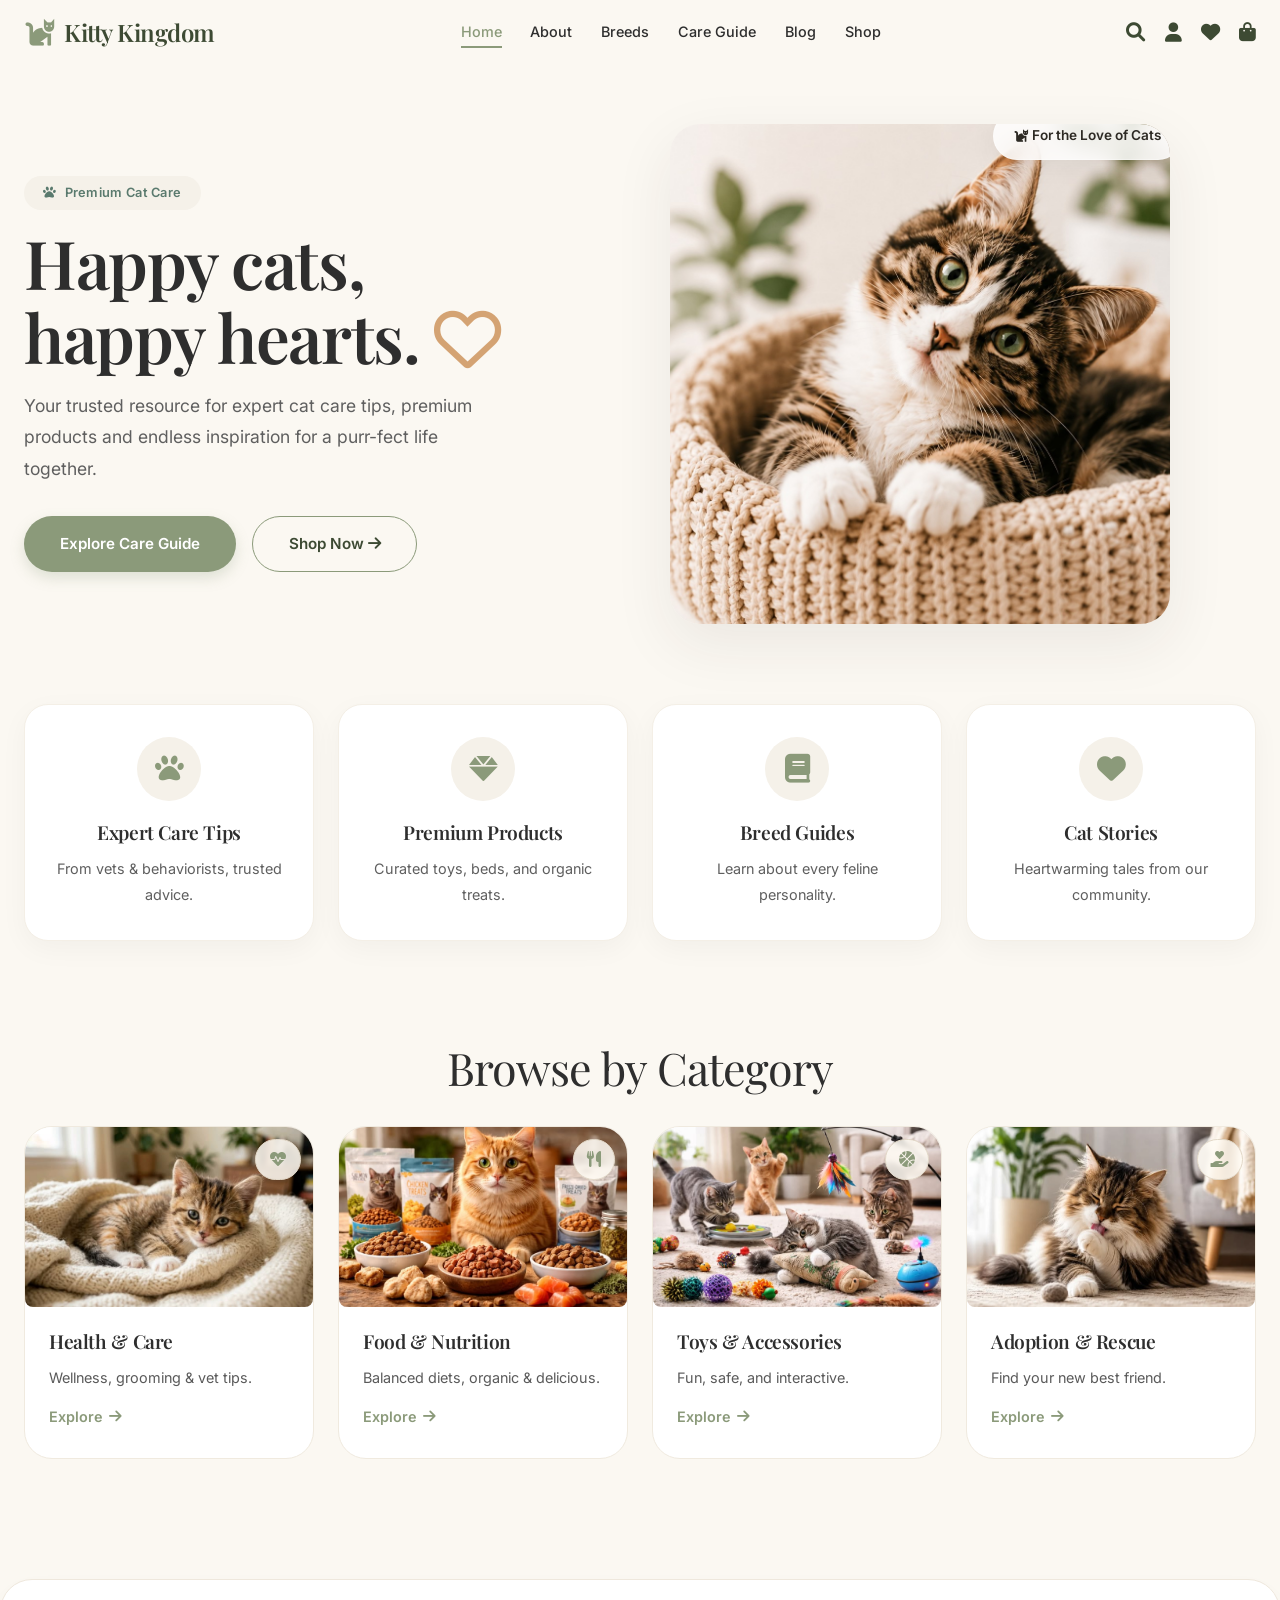
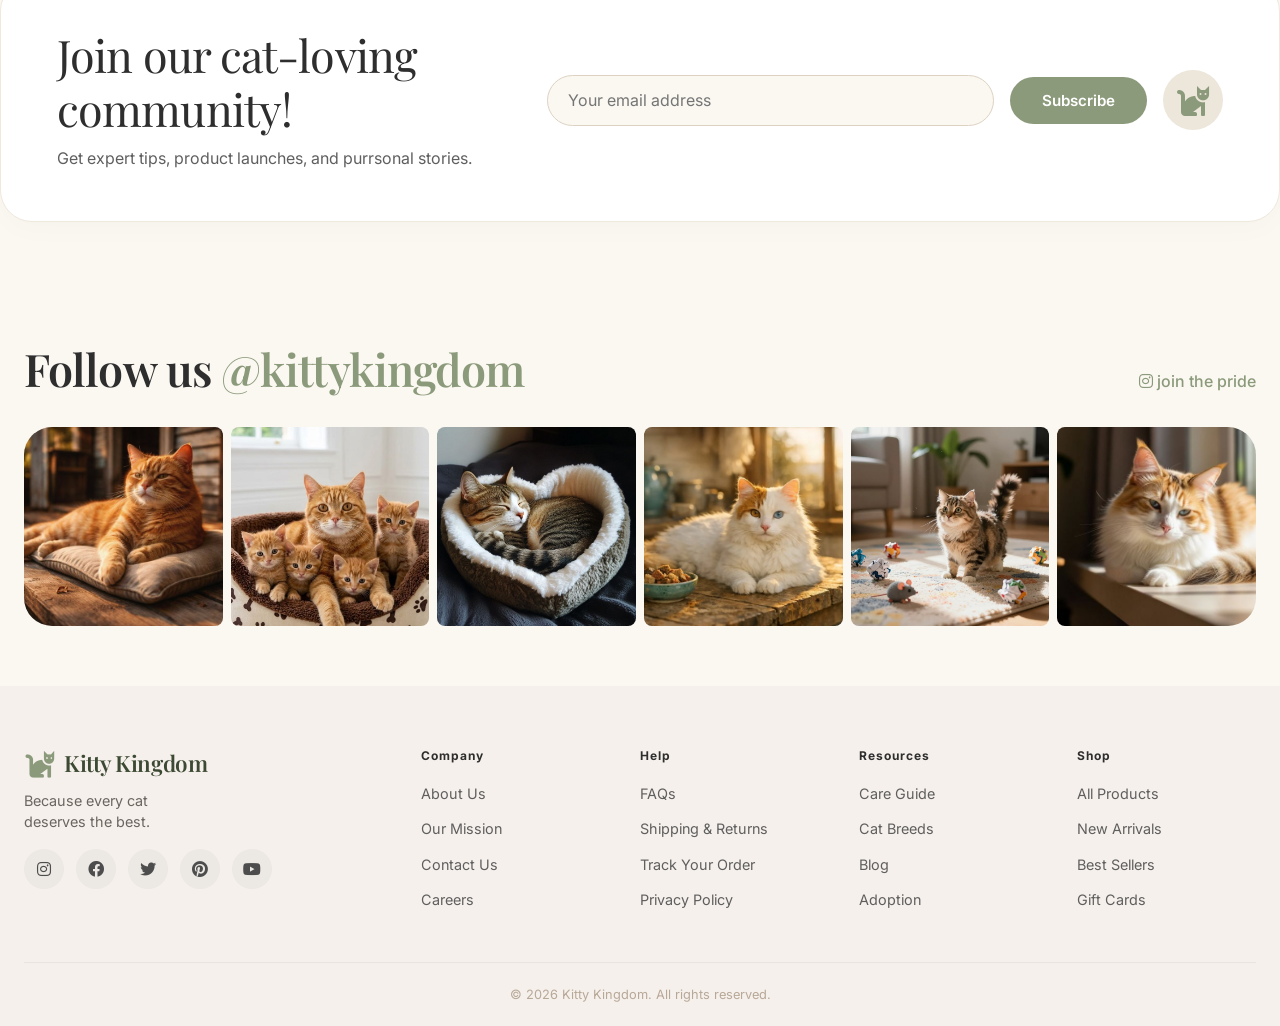
<file: cat/index.html>
<!DOCTYPE html>
<html lang="en">
<head>
    <meta charset="UTF-8" />
    <meta name="viewport" content="width=device-width, initial-scale=1.0" />
    <title>Kitty Kingdom - Home</title>
    <link rel="preconnect" href="https://fonts.googleapis.com" />
    <link rel="preconnect" href="https://fonts.gstatic.com" crossorigin />
    <link href="https://fonts.googleapis.com/css2?family=Playfair+Display:ital,wght@0,400;0,500;0,600;0,700;1,400&family=Inter:wght@300;400;500;600;700&display=swap" rel="stylesheet" />
    <link rel="stylesheet" href="https://cdnjs.cloudflare.com/ajax/libs/font-awesome/6.0.0-beta3/css/all.min.css" />
    <link rel="stylesheet" href="./css/style.css" />
</head>
<body>

    <header class="navbar" id="navbar">
        <div class="container nav-inner">
            <a href="index.html" class="logo">
                <i class="fas fa-cat"></i> 
                <span>Kitty Kingdom</span>
            </a>
            <div class="nav-links">
                <a href="./index.html" class="active">Home</a>
                <a href="./about.html">About</a>
                <a href="./breeds.html">Breeds</a>
                <a href="./careguide.html">Care Guide</a>
                <a href="./blog.html">Blog</a>
                <a href="./shop.html">Shop</a>
            </div>
            <div class="nav-icons">
                <i class="fas fa-search"></i>
                <i class="fas fa-user"></i>
                <i class="fas fa-heart"></i>
                <i class="fas fa-shopping-bag"></i>
                <button class="hamburger" aria-label="menu">
                    <i class="fas fa-bars"></i>
                </button>
            </div>
        </div>
    </header>

    <main>
        <!-- Hero -->
        <section class="hero" id="home">
            <div class="container hero-inner">
                <div class="hero-text">
                    <span class="badge"><i class="fas fa-paw"></i> Premium Cat Care</span>
                    <h1>Happy cats,<br />happy hearts. <i class="fa-regular fa-heart heart-icon"></i></h1>
                    <p>Your trusted resource for expert cat care tips, premium products and endless inspiration for a purr-fect life together.</p>
                    <div class="hero-buttons">
                        <a href="careguide.html" class="btn btn-primary">Explore Care Guide</a>
                        <a href="shop.html" class="btn btn-outline">Shop Now <i class="fas fa-arrow-right"></i></a>
                    </div>
                </div>
                <div class="hero-image">
                    <div class="hero-img-placeholder">
                        <img src="./image/hero.jpeg" alt="Happy cat" />
                        <span class="badge-float"><i class="fas fa-cat"></i> For the Love of Cats</span>
                    </div>
                </div>
            </div>
        </section>

        <!-- Features -->
        <section class="features">
            <div class="container features-grid">
                <div class="feature-card">
                    <div class="feature-icon"><i class="fas fa-paw"></i></div>
                    <h3>Expert Care Tips</h3>
                    <p>From vets &amp; behaviorists, trusted advice.</p>
                </div>
                <div class="feature-card">
                    <div class="feature-icon"><i class="fas fa-gem"></i></div>
                    <h3>Premium Products</h3>
                    <p>Curated toys, beds, and organic treats.</p>
                </div>
                <div class="feature-card">
                    <div class="feature-icon"><i class="fas fa-book"></i></div>
                    <h3>Breed Guides</h3>
                    <p>Learn about every feline personality.</p>
                </div>
                <div class="feature-card">
                    <div class="feature-icon"><i class="fas fa-heart"></i></div>
                    <h3>Cat Stories</h3>
                    <p>Heartwarming tales from our community.</p>
                </div>
            </div>
        </section>

        <!-- Categories -->
        <section class="categories" id="shop">
            <div class="container">
                <h2 class="section-title">Browse by Category</h2>
                <div class="categories-grid">
                    <div class="category-card">
                        <div class="cat-img">
                            <img src="./image/health.jpeg" alt="Health" />
                        </div>
                        <span class="icon-badge"><i class="fas fa-heartbeat"></i></span>
                        <div class="cat-content">
                            <h3>Health &amp; Care</h3>
                            <p>Wellness, grooming &amp; vet tips.</p>
                            <a href="careguide.html">Explore <i class="fas fa-arrow-right"></i></a>
                        </div>
                    </div>
                    <div class="category-card">
                        <div class="cat-img">
                            <img src="./image/food.jpeg" alt="Food" />
                        </div>
                        <span class="icon-badge"><i class="fas fa-utensils"></i></span>
                        <div class="cat-content">
                            <h3>Food &amp; Nutrition</h3>
                            <p>Balanced diets, organic &amp; delicious.</p>
                            <a href="shop.html">Explore <i class="fas fa-arrow-right"></i></a>
                        </div>
                    </div>
                    <div class="category-card">
                        <div class="cat-img">
                            <img src="./image/breeds.jpeg" alt="Toys" />
                        </div>
                        <span class="icon-badge"><i class="fas fa-basketball-ball"></i></span>
                        <div class="cat-content">
                            <h3>Toys &amp; Accessories</h3>
                            <p>Fun, safe, and interactive.</p>
                            <a href="shop.html">Explore <i class="fas fa-arrow-right"></i></a>
                        </div>
                    </div>
                    <div class="category-card">
                        <div class="cat-img">
                            <img src="./image/persian.jpeg" alt="Adoption" />
                        </div>
                        <span class="icon-badge"><i class="fas fa-hand-holding-heart"></i></span>
                        <div class="cat-content">
                            <h3>Adoption &amp; Rescue</h3>
                            <p>Find your new best friend.</p>
                            <a href="about.html">Explore <i class="fas fa-arrow-right"></i></a>
                        </div>
                    </div>
                </div>
            </div>
        </section>

        <!-- Newsletter -->
        <section class="newsletter">
            <div class="container newsletter-card">
                <div class="newsletter-left">
                    <h2>Join our cat-loving<br />community!</h2>
                    <p>Get expert tips, product launches, and purrsonal stories.</p>
                </div>
                <div class="newsletter-right">
                    <div class="input-group">
                        <input type="email" placeholder="Your email address" />
                    </div>
                    <button class="btn btn-subscribe">Subscribe</button>
                    <div class="newsletter-cat">
                        <i class="fas fa-cat"></i>
                    </div>
                </div>
            </div>
        </section>

        <!-- Instagram -->
        <section class="instagram">
            <div class="container">
                <div class="insta-header">
                    <h2>Follow us <span>@kittykingdom</span></h2>
                    <span class="insta-link"><i class="fab fa-instagram"></i> join the pride</span>
                </div>
                <div class="instagram-grid">
                    <div class="ig-item"><img src="./image/The Philosopher of the Porch.jpeg" alt="cat" /></div>
                    <div class="ig-item"><img src="./image/download (12).jpeg" alt="cat" /></div>
                    <div class="ig-item"><img src="./image/download (8).jpeg" alt="cat" /></div>
                    <div class="ig-item"><img src="./image/2.jpeg" alt="cat" /></div>
                    <div class="ig-item"><img src="./image/3 Best Signs Your Cat Needs More Playtime.jpeg" alt="cat" /></div>
                    <div class="ig-item"><img src="./image/7 Cat Breeds With The Best Temperament.jpeg" alt="cat" /></div>
                </div>
            </div>
        </section>
    </main>

    <!-- Footer -->
    <footer class="footer">
        <div class="container">
            <div class="footer-grid">
                <div class="footer-brand">
                    <div class="logo">
                        <i class="fas fa-cat"></i>
                        <span>Kitty Kingdom</span>
                    </div>
                    <p class="footer-tagline">Because every cat<br />deserves the best.</p>
                    <div class="footer-social">
                        <a href="#"><i class="fab fa-instagram"></i></a>
                        <a href="#"><i class="fab fa-facebook"></i></a>
                        <a href="#"><i class="fab fa-twitter"></i></a>
                        <a href="#"><i class="fab fa-pinterest"></i></a>
                        <a href="#"><i class="fab fa-youtube"></i></a>
                    </div>
                </div>
                <div>
                    <h4>Company</h4>
                    <ul>
                        <li><a href="about.html">About Us</a></li>
                        <li><a href="#">Our Mission</a></li>
                        <li><a href="#">Contact Us</a></li>
                        <li><a href="#">Careers</a></li>
                    </ul>
                </div>
                <div>
                    <h4>Help</h4>
                    <ul>
                        <li><a href="#">FAQs</a></li>
                        <li><a href="#">Shipping &amp; Returns</a></li>
                        <li><a href="#">Track Your Order</a></li>
                        <li><a href="#">Privacy Policy</a></li>
                    </ul>
                </div>
                <div>
                    <h4>Resources</h4>
                    <ul>
                        <li><a href="careguide.html">Care Guide</a></li>
                        <li><a href="breeds.html">Cat Breeds</a></li>
                        <li><a href="blog.html">Blog</a></li>
                        <li><a href="#">Adoption</a></li>
                    </ul>
                </div>
                <div>
                    <h4>Shop</h4>
                    <ul>
                        <li><a href="shop.html">All Products</a></li>
                        <li><a href="shop.html">New Arrivals</a></li>
                        <li><a href="shop.html">Best Sellers</a></li>
                        <li><a href="#">Gift Cards</a></li>
                    </ul>
                </div>
            </div>
            <div class="footer-bottom">
                <p>&copy; 2026 Kitty Kingdom. All rights reserved.</p>
            </div>
        </div>
    </footer>

    <script src="./js/script.js"></script>
</body>
</html>
</file>
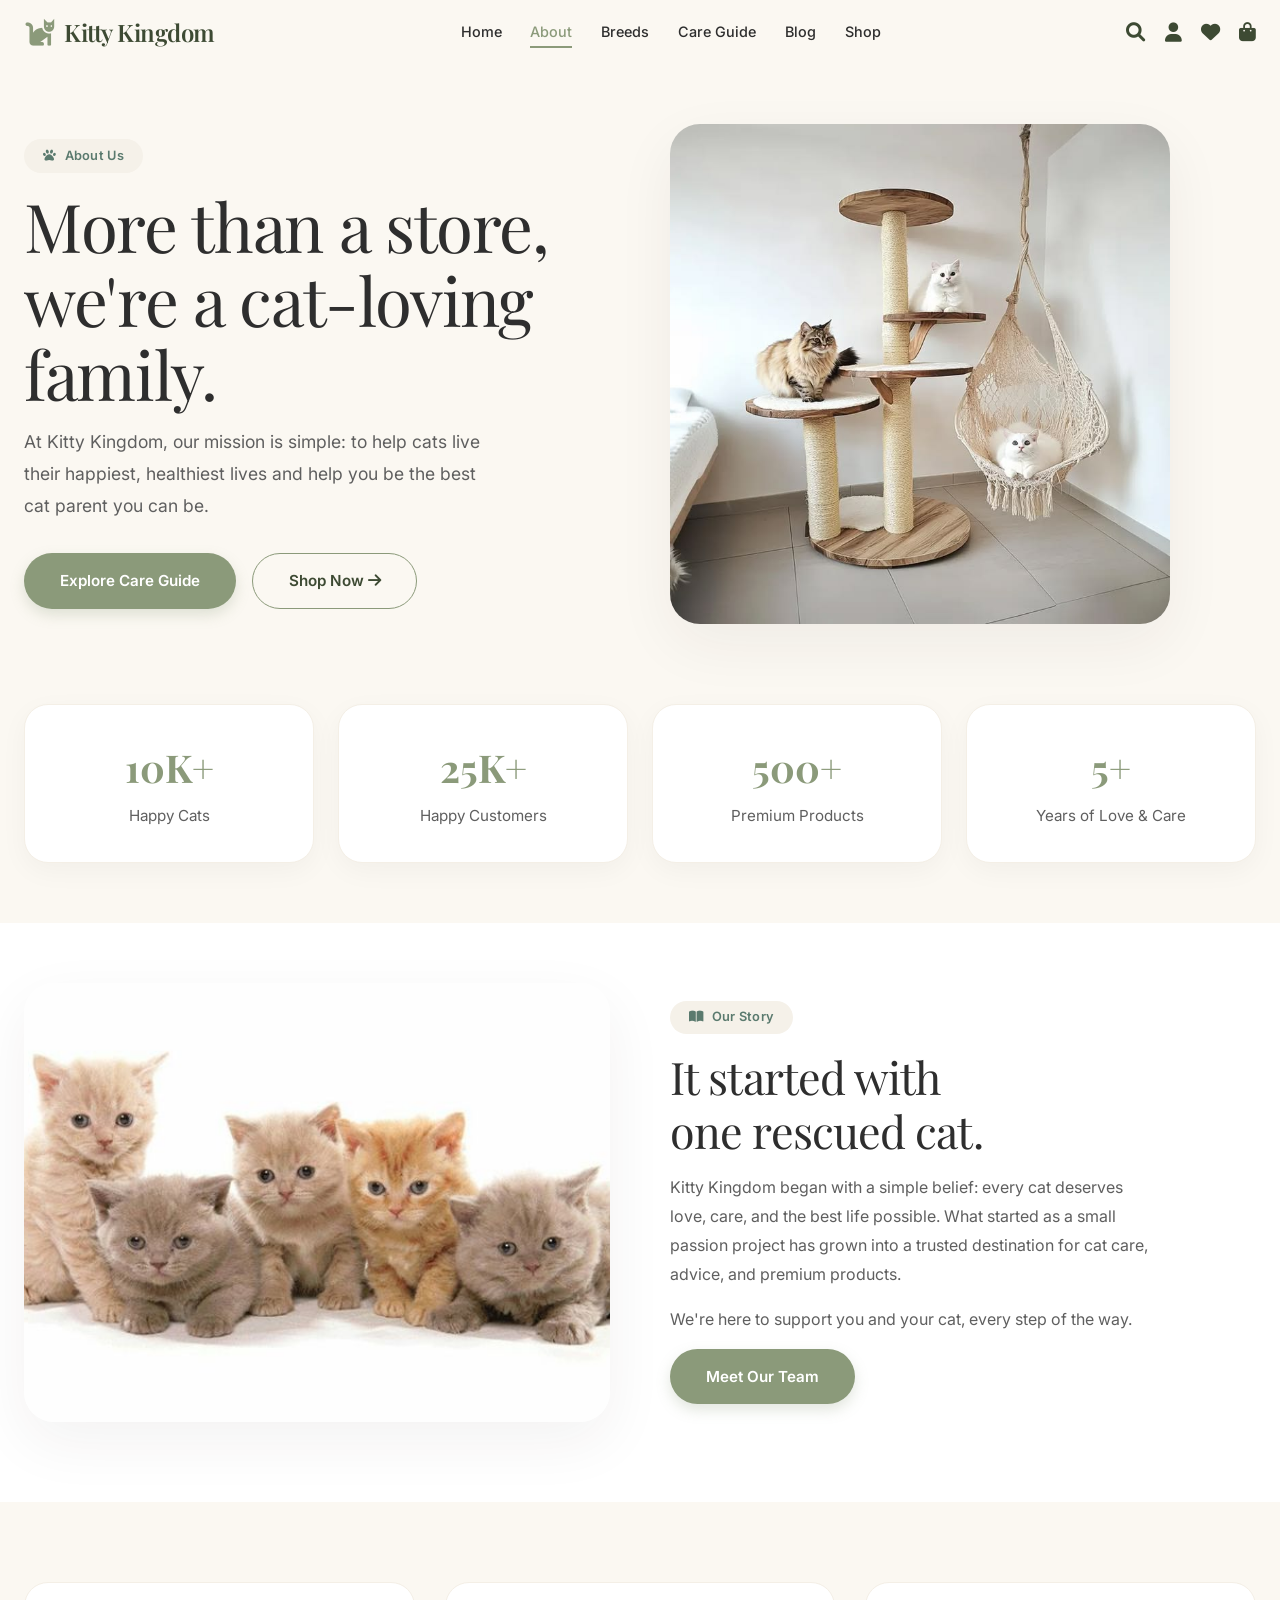
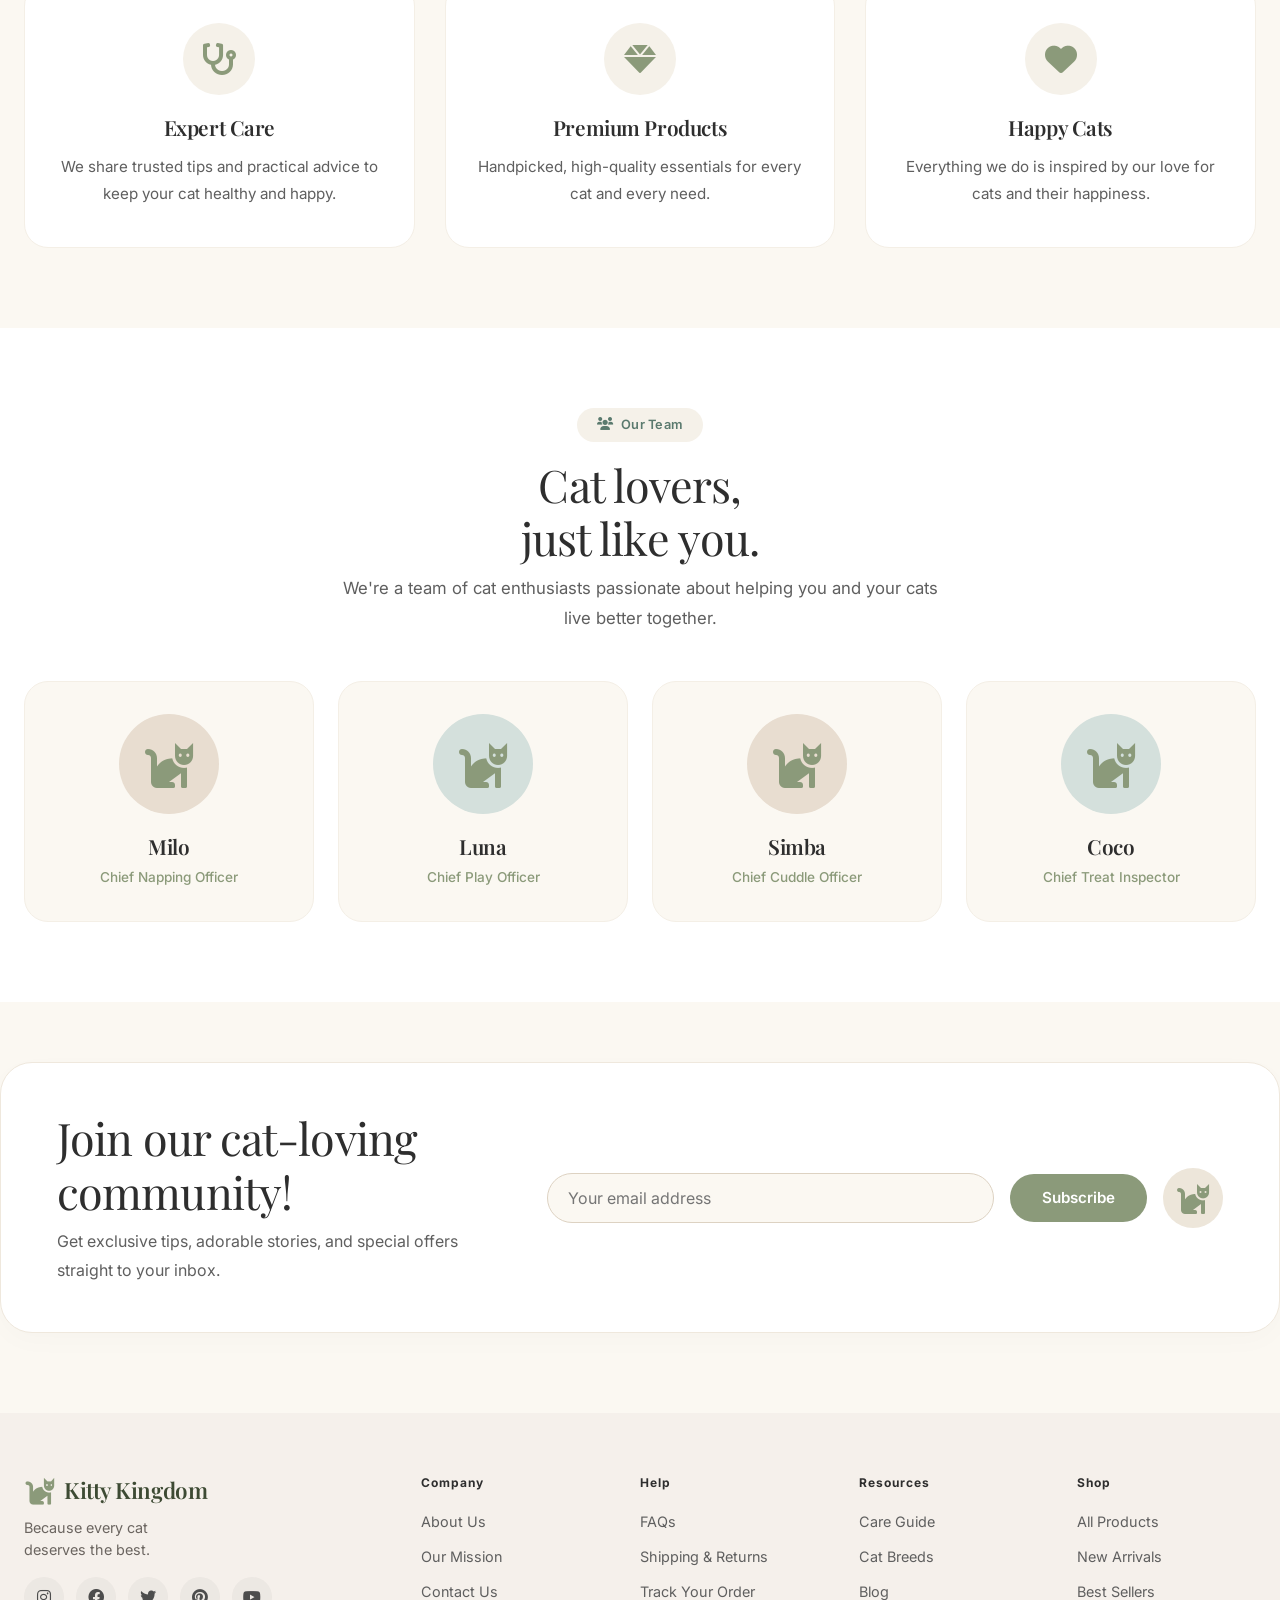
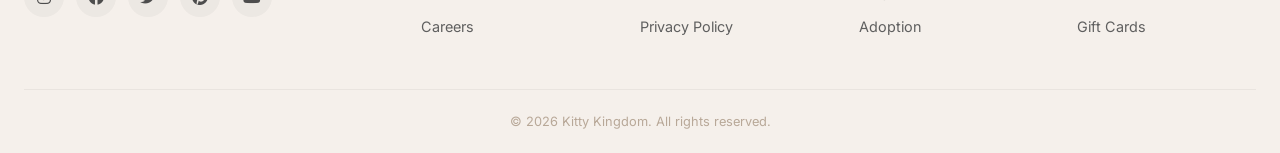
<file: cat/about.html>
<!DOCTYPE html>
<html lang="en">
<head>
    <meta charset="UTF-8" />
    <meta name="viewport" content="width=device-width, initial-scale=1.0" />
    <title>Kitty Kingdom - About</title>
    <link rel="preconnect" href="https://fonts.googleapis.com" />
    <link rel="preconnect" href="https://fonts.gstatic.com" crossorigin />
    <link href="https://fonts.googleapis.com/css2?family=Playfair+Display:ital,wght@0,400;0,500;0,600;0,700;1,400&family=Inter:wght@300;400;500;600;700&display=swap" rel="stylesheet" />
    <link rel="stylesheet" href="https://cdnjs.cloudflare.com/ajax/libs/font-awesome/6.0.0-beta3/css/all.min.css" />
    <link rel="stylesheet" href="./css/style.css" />
</head>
<body>

    <header class="navbar" id="navbar">
        <div class="container nav-inner">
            <a href="index.html" class="logo">
                <i class="fas fa-cat"></i> 
                <span>Kitty Kingdom</span>
            </a>
            <div class="nav-links">
                <a href="./index.html">Home</a>
                <a href="./about.html" class="active">About</a>
                <a href="./breeds.html">Breeds</a>
                <a href="./careguide.html">Care Guide</a>
                <a href="./blog.html">Blog</a>
                <a href="./shop.html">Shop</a>
            </div>
            <div class="nav-icons">
                <i class="fas fa-search"></i>
                <i class="fas fa-user"></i>
                <i class="fas fa-heart"></i>
                <i class="fas fa-shopping-bag"></i>
                <button class="hamburger" aria-label="menu">
                    <i class="fas fa-bars"></i>
                </button>
            </div>
        </div>
    </header>

    <main>
        <!-- About Hero -->
        <section class="about-hero" id="about">
            <div class="container about-hero-inner">
                <div class="about-hero-text">
                    <span class="badge"><i class="fas fa-paw"></i> About Us</span>
                    <h1>More than a store,<br />we're a cat-loving family.</h1>
                    <p>At Kitty Kingdom, our mission is simple: to help cats live their happiest, healthiest lives and help you be the best cat parent you can be.</p>
                    <div class="hero-buttons">
                        <a href="careguide.html" class="btn btn-primary">Explore Care Guide</a>
                        <a href="shop.html" class="btn btn-outline">Shop Now <i class="fas fa-arrow-right"></i></a>
                    </div>
                </div>
                <div class="about-hero-image">
                    <div class="about-img-placeholder">
                        <img src="./image/Wooden Luxury Cat Tree Tower Shelf 80_H x 40_W.jpeg" alt="About us" />
                    </div>
                </div>
            </div>
        </section>

        <!-- Stats -->
        <section class="stats">
            <div class="container stats-grid">
                <div class="stat-item">
                    <span class="stat-number" data-target="10000">10K+</span>
                    <p>Happy Cats</p>
                </div>
                <div class="stat-item">
                    <span class="stat-number" data-target="25000">25K+</span>
                    <p>Happy Customers</p>
                </div>
                <div class="stat-item">
                    <span class="stat-number" data-target="500">500+</span>
                    <p>Premium Products</p>
                </div>
                <div class="stat-item">
                    <span class="stat-number" data-target="5">5+</span>
                    <p>Years of Love &amp; Care</p>
                </div>
            </div>
        </section>

        <!-- Our Story -->
        <section class="our-story">
            <div class="container story-grid">
                <div class="story-image">
                    <div class="story-img-placeholder">
                        <img src="./image/download (15).jpeg" alt="Our story" />
                    </div>
                </div>
                <div class="story-text">
                    <span class="badge"><i class="fas fa-book-open"></i> Our Story</span>
                    <h2>It started with<br />one rescued cat.</h2>
                    <p>Kitty Kingdom began with a simple belief: every cat deserves love, care, and the best life possible. What started as a small passion project has grown into a trusted destination for cat care, advice, and premium products.</p>
                    <p>We're here to support you and your cat, every step of the way.</p>
                    <a href="#" class="btn btn-primary">Meet Our Team</a>
                </div>
            </div>
        </section>

        <!-- Values -->
        <section class="values">
            <div class="container values-grid">
                <div class="value-card">
                    <div class="value-icon"><i class="fas fa-stethoscope"></i></div>
                    <h3>Expert Care</h3>
                    <p>We share trusted tips and practical advice to keep your cat healthy and happy.</p>
                </div>
                <div class="value-card">
                    <div class="value-icon"><i class="fas fa-gem"></i></div>
                    <h3>Premium Products</h3>
                    <p>Handpicked, high-quality essentials for every cat and every need.</p>
                </div>
                <div class="value-card">
                    <div class="value-icon"><i class="fas fa-heart"></i></div>
                    <h3>Happy Cats</h3>
                    <p>Everything we do is inspired by our love for cats and their happiness.</p>
                </div>
            </div>
        </section>

        <!-- Team -->
        <section class="team">
            <div class="container">
                <div class="team-header">
                    <span class="badge"><i class="fas fa-users"></i> Our Team</span>
                    <h2>Cat lovers,<br />just like you.</h2>
                    <p>We're a team of cat enthusiasts passionate about helping you and your cats live better together.</p>
                </div>
                <div class="team-grid">
                    <div class="team-card">
                        <div class="team-avatar" style="background: #e8ddd0;"><i class="fas fa-cat"></i></div>
                        <h4>Milo</h4>
                        <span class="team-role">Chief Napping Officer</span>
                    </div>
                    <div class="team-card">
                        <div class="team-avatar" style="background: #d4e0dc;"><i class="fas fa-cat"></i></div>
                        <h4>Luna</h4>
                        <span class="team-role">Chief Play Officer</span>
                    </div>
                    <div class="team-card">
                        <div class="team-avatar" style="background: #e8ddd0;"><i class="fas fa-cat"></i></div>
                        <h4>Simba</h4>
                        <span class="team-role">Chief Cuddle Officer</span>
                    </div>
                    <div class="team-card">
                        <div class="team-avatar" style="background: #d4e0dc;"><i class="fas fa-cat"></i></div>
                        <h4>Coco</h4>
                        <span class="team-role">Chief Treat Inspector</span>
                    </div>
                </div>
            </div>
        </section>

        <!-- Newsletter -->
        <section class="newsletter">
            <div class="container newsletter-card">
                <div class="newsletter-left">
                    <h2>Join our cat-loving<br />community!</h2>
                    <p>Get exclusive tips, adorable stories, and special offers straight to your inbox.</p>
                </div>
                <div class="newsletter-right">
                    <div class="input-group">
                        <input type="email" placeholder="Your email address" />
                    </div>
                    <button class="btn btn-subscribe">Subscribe</button>
                    <div class="newsletter-cat">
                        <i class="fas fa-cat"></i>
                    </div>
                </div>
            </div>
        </section>
    </main>

    <!-- Footer -->
    <footer class="footer">
        <div class="container">
            <div class="footer-grid">
                <div class="footer-brand">
                    <div class="logo">
                        <i class="fas fa-cat"></i>
                        <span>Kitty Kingdom</span>
                    </div>
                    <p class="footer-tagline">Because every cat<br />deserves the best.</p>
                    <div class="footer-social">
                        <a href="#"><i class="fab fa-instagram"></i></a>
                        <a href="#"><i class="fab fa-facebook"></i></a>
                        <a href="#"><i class="fab fa-twitter"></i></a>
                        <a href="#"><i class="fab fa-pinterest"></i></a>
                        <a href="#"><i class="fab fa-youtube"></i></a>
                    </div>
                </div>
                <div>
                    <h4>Company</h4>
                    <ul>
                        <li><a href="about.html">About Us</a></li>
                        <li><a href="#">Our Mission</a></li>
                        <li><a href="#">Contact Us</a></li>
                        <li><a href="#">Careers</a></li>
                    </ul>
                </div>
                <div>
                    <h4>Help</h4>
                    <ul>
                        <li><a href="#">FAQs</a></li>
                        <li><a href="#">Shipping &amp; Returns</a></li>
                        <li><a href="#">Track Your Order</a></li>
                        <li><a href="#">Privacy Policy</a></li>
                    </ul>
                </div>
                <div>
                    <h4>Resources</h4>
                    <ul>
                        <li><a href="careguide.html">Care Guide</a></li>
                        <li><a href="breeds.html">Cat Breeds</a></li>
                        <li><a href="blog.html">Blog</a></li>
                        <li><a href="#">Adoption</a></li>
                    </ul>
                </div>
                <div>
                    <h4>Shop</h4>
                    <ul>
                        <li><a href="shop.html">All Products</a></li>
                        <li><a href="shop.html">New Arrivals</a></li>
                        <li><a href="shop.html">Best Sellers</a></li>
                        <li><a href="#">Gift Cards</a></li>
                    </ul>
                </div>
            </div>
            <div class="footer-bottom">
                <p>&copy; 2026 Kitty Kingdom. All rights reserved.</p>
            </div>
        </div>
    </footer>

    <script src="./js/script.js"></script>
</body>
</html>
</file>
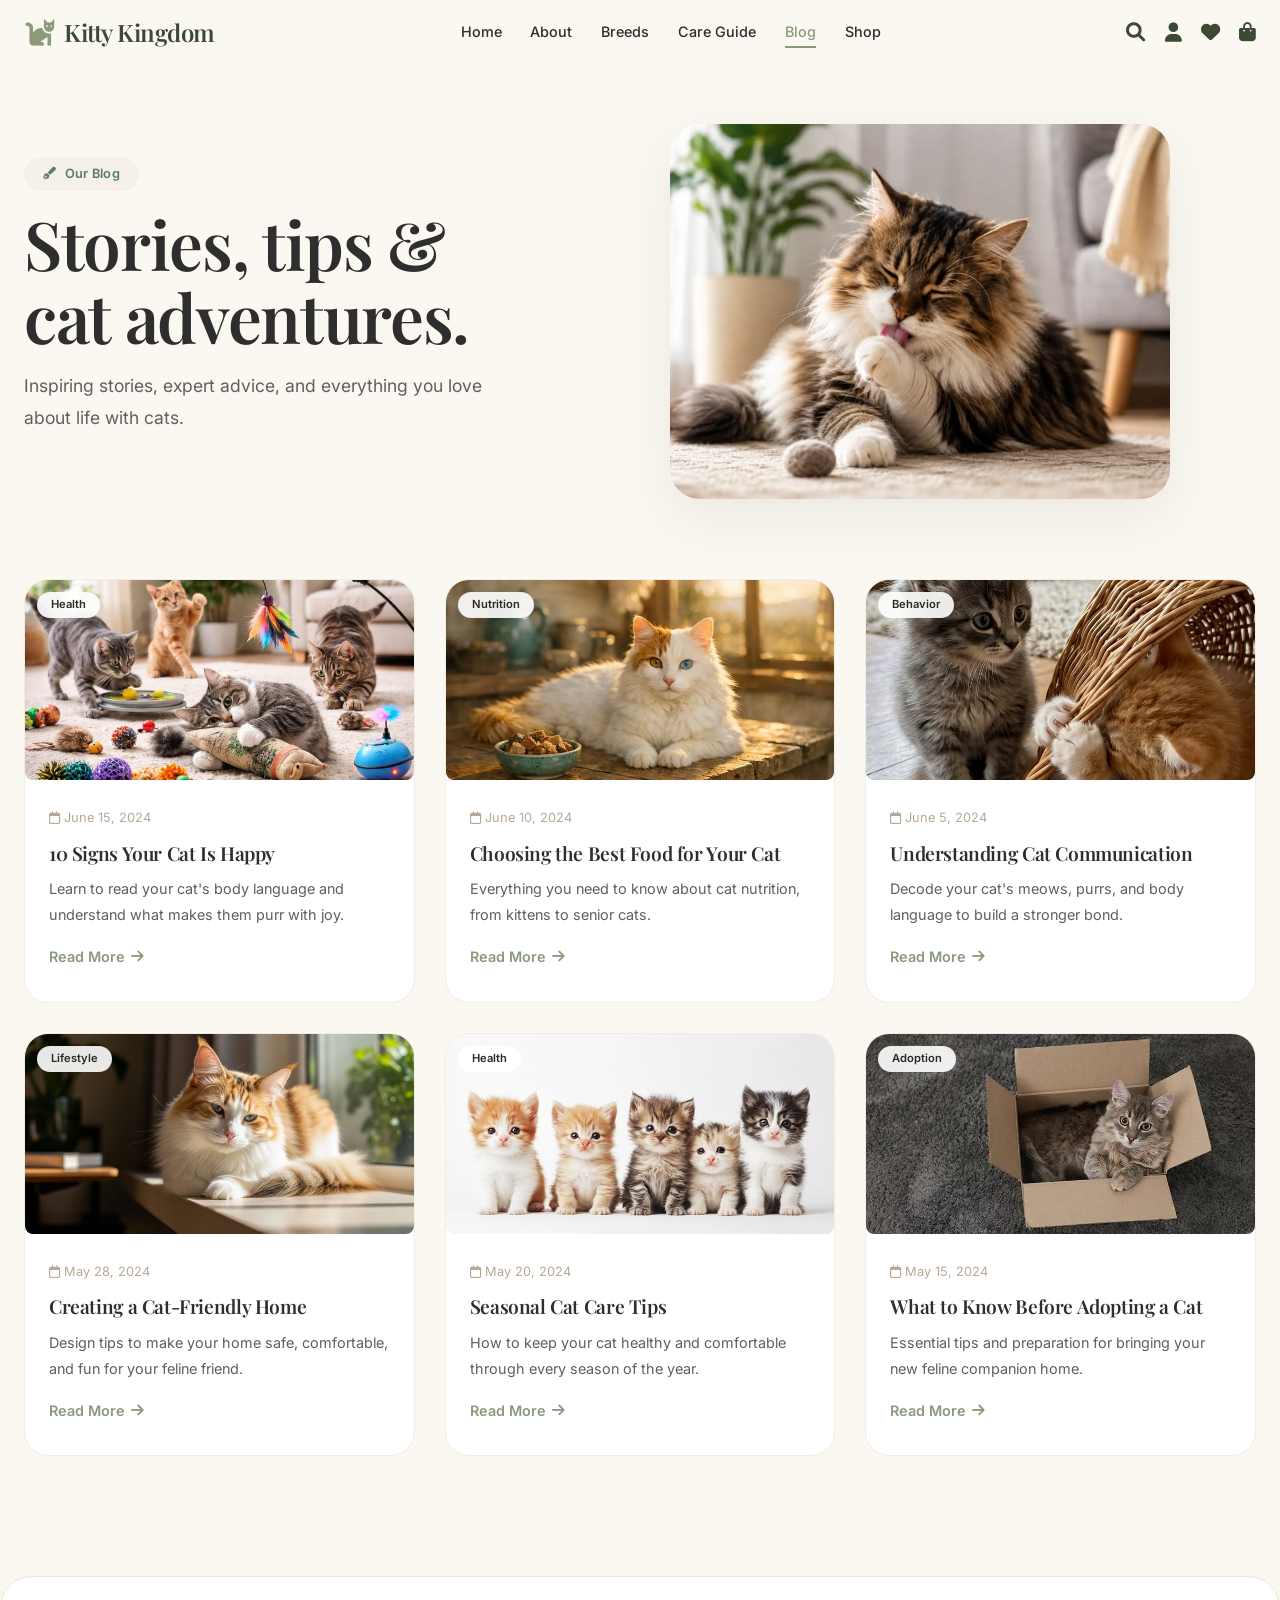
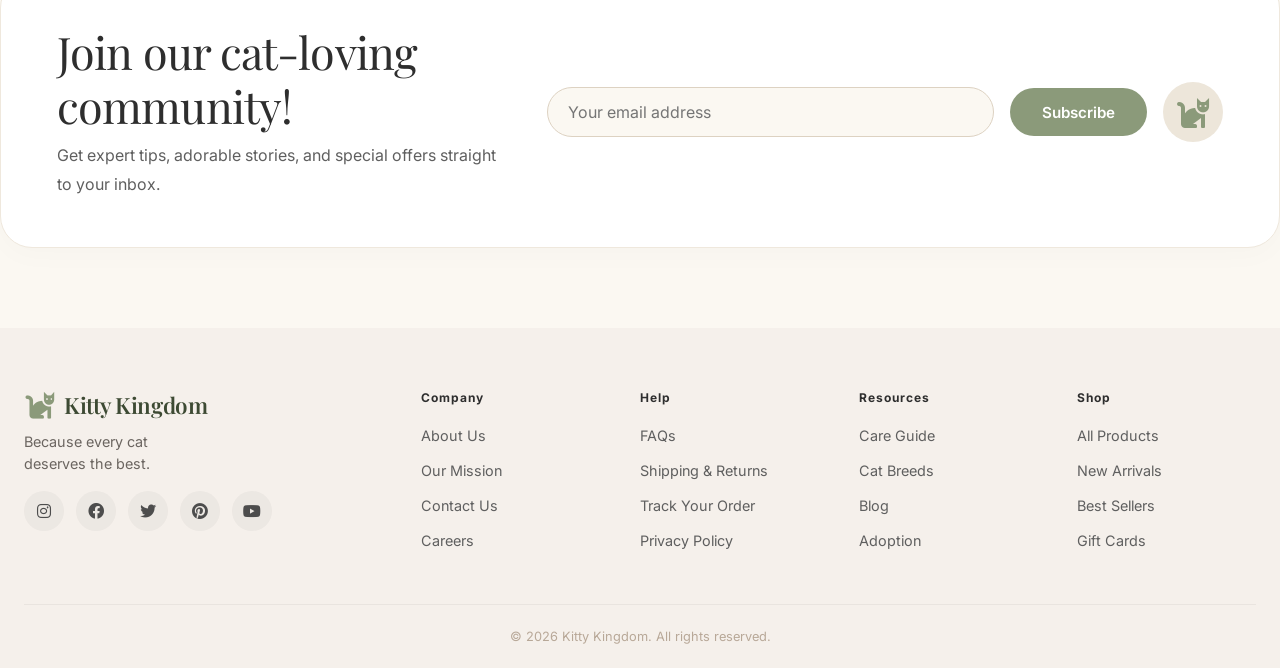
<file: cat/blog.html>
<!DOCTYPE html>
<html lang="en">
<head>
    <meta charset="UTF-8" />
    <meta name="viewport" content="width=device-width, initial-scale=1.0" />
    <title>Kitty Kingdom - Blog</title>
    <link rel="preconnect" href="https://fonts.googleapis.com" />
    <link rel="preconnect" href="https://fonts.gstatic.com" crossorigin />
    <link href="https://fonts.googleapis.com/css2?family=Playfair+Display:ital,wght@0,400;0,500;0,600;0,700;1,400&family=Inter:wght@300;400;500;600;700&display=swap" rel="stylesheet" />
    <link rel="stylesheet" href="https://cdnjs.cloudflare.com/ajax/libs/font-awesome/6.0.0-beta3/css/all.min.css" />
    <link rel="stylesheet" href="./css/style.css" />
</head>
<body>

    <header class="navbar" id="navbar">
        <div class="container nav-inner">
            <a href="index.html" class="logo">
                <i class="fas fa-cat"></i> 
                <span>Kitty Kingdom</span>
            </a>
            <div class="nav-links">
                <a href="./index.html">Home</a>
                <a href="./about.html">About</a>
                <a href="./breeds.html">Breeds</a>
                <a href="./careguide.html">Care Guide</a>
                <a href="./blog.html" class="active">Blog</a>
                <a href="./shop.html">Shop</a>
            </div>
            <div class="nav-icons">
                <i class="fas fa-search"></i>
                <i class="fas fa-user"></i>
                <i class="fas fa-heart"></i>
                <i class="fas fa-shopping-bag"></i>
                <button class="hamburger" aria-label="menu">
                    <i class="fas fa-bars"></i>
                </button>
            </div>
        </div>
    </header>

    <main>
        <!-- Blog Hero -->
        <section class="page-hero">
            <div class="container page-hero-inner">
                <div class="page-hero-text">
                    <span class="badge"><i class="fas fa-pen-fancy"></i> Our Blog</span>
                    <h1>Stories, tips &amp;<br />cat adventures.</h1>
                    <p>Inspiring stories, expert advice, and everything you love about life with cats.</p>
                </div>
                <div class="page-hero-image">
                    <div class="page-img-placeholder">
                        <img src="./image/persian.jpeg" alt="Blog" />
                    </div>
                </div>
            </div>
        </section>

        <!-- Blog Posts -->
        <section class="blog-posts">
            <div class="container">
                <div class="blog-grid">
                    <div class="blog-card">
                        <div class="blog-img">
                            <img src="./image/breeds.jpeg" alt="Blog post" />
                            <span class="blog-tag">Health</span>
                        </div>
                        <div class="blog-content">
                            <span class="blog-date"><i class="far fa-calendar"></i> June 15, 2024</span>
                            <h3>10 Signs Your Cat Is Happy</h3>
                            <p>Learn to read your cat's body language and understand what makes them purr with joy.</p>
                            <a href="#" class="blog-link">Read More <i class="fas fa-arrow-right"></i></a>
                        </div>
                    </div>
                    <div class="blog-card">
                        <div class="blog-img">
                            <img src="./image/2.jpeg" alt="Blog post" />
                            <span class="blog-tag">Nutrition</span>
                        </div>
                        <div class="blog-content">
                            <span class="blog-date"><i class="far fa-calendar"></i> June 10, 2024</span>
                            <h3>Choosing the Best Food for Your Cat</h3>
                            <p>Everything you need to know about cat nutrition, from kittens to senior cats.</p>
                            <a href="#" class="blog-link">Read More <i class="fas fa-arrow-right"></i></a>
                        </div>
                    </div>
                    <div class="blog-card">
                        <div class="blog-img">
                            <img src="./image/Hide & seek gone wrong 😂.jpeg" alt="Blog post" />
                            <span class="blog-tag">Behavior</span>
                        </div>
                        <div class="blog-content">
                            <span class="blog-date"><i class="far fa-calendar"></i> June 5, 2024</span>
                            <h3>Understanding Cat Communication</h3>
                            <p>Decode your cat's meows, purrs, and body language to build a stronger bond.</p>
                            <a href="#" class="blog-link">Read More <i class="fas fa-arrow-right"></i></a>
                        </div>
                    </div>
                    <div class="blog-card">
                        <div class="blog-img">
                            <img src="./image/7 Cat Breeds With The Best Temperament.jpeg" alt="Blog post" />
                            <span class="blog-tag">Lifestyle</span>
                        </div>
                        <div class="blog-content">
                            <span class="blog-date"><i class="far fa-calendar"></i> May 28, 2024</span>
                            <h3>Creating a Cat-Friendly Home</h3>
                            <p>Design tips to make your home safe, comfortable, and fun for your feline friend.</p>
                            <a href="#" class="blog-link">Read More <i class="fas fa-arrow-right"></i></a>
                        </div>
                    </div>
                    <div class="blog-card">
                        <div class="blog-img">
                            <img src="./image/small.jpeg" alt="Blog post" />
                            <span class="blog-tag">Health</span>
                        </div>
                        <div class="blog-content">
                            <span class="blog-date"><i class="far fa-calendar"></i> May 20, 2024</span>
                            <h3>Seasonal Cat Care Tips</h3>
                            <p>How to keep your cat healthy and comfortable through every season of the year.</p>
                            <a href="#" class="blog-link">Read More <i class="fas fa-arrow-right"></i></a>
                        </div>
                    </div>
                    <div class="blog-card">
                        <div class="blog-img">
                            <img src="./image/Why Cats Love Boxes and Other Small Spaces.jpeg" alt="Blog post" />
                            <span class="blog-tag">Adoption</span>
                        </div>
                        <div class="blog-content">
                            <span class="blog-date"><i class="far fa-calendar"></i> May 15, 2024</span>
                            <h3>What to Know Before Adopting a Cat</h3>
                            <p>Essential tips and preparation for bringing your new feline companion home.</p>
                            <a href="#" class="blog-link">Read More <i class="fas fa-arrow-right"></i></a>
                        </div>
                    </div>
                </div>
            </div>
        </section>

        <!-- Newsletter -->
        <section class="newsletter">
            <div class="container newsletter-card">
                <div class="newsletter-left">
                    <h2>Join our cat-loving<br />community!</h2>
                    <p>Get expert tips, adorable stories, and special offers straight to your inbox.</p>
                </div>
                <div class="newsletter-right">
                    <div class="input-group">
                        <input type="email" placeholder="Your email address" />
                    </div>
                    <button class="btn btn-subscribe">Subscribe</button>
                    <div class="newsletter-cat">
                        <i class="fas fa-cat"></i>
                    </div>
                </div>
            </div>
        </section>
    </main>

    <footer class="footer">
        <div class="container">
            <div class="footer-grid">
                <div class="footer-brand">
                    <div class="logo">
                        <i class="fas fa-cat"></i>
                        <span>Kitty Kingdom</span>
                    </div>
                    <p class="footer-tagline">Because every cat<br />deserves the best.</p>
                    <div class="footer-social">
                        <a href="#"><i class="fab fa-instagram"></i></a>
                        <a href="#"><i class="fab fa-facebook"></i></a>
                        <a href="#"><i class="fab fa-twitter"></i></a>
                        <a href="#"><i class="fab fa-pinterest"></i></a>
                        <a href="#"><i class="fab fa-youtube"></i></a>
                    </div>
                </div>
                <div>
                    <h4>Company</h4>
                    <ul>
                        <li><a href="about.html">About Us</a></li>
                        <li><a href="#">Our Mission</a></li>
                        <li><a href="#">Contact Us</a></li>
                        <li><a href="#">Careers</a></li>
                    </ul>
                </div>
                <div>
                    <h4>Help</h4>
                    <ul>
                        <li><a href="#">FAQs</a></li>
                        <li><a href="#">Shipping &amp; Returns</a></li>
                        <li><a href="#">Track Your Order</a></li>
                        <li><a href="#">Privacy Policy</a></li>
                    </ul>
                </div>
                <div>
                    <h4>Resources</h4>
                    <ul>
                        <li><a href="careguide.html">Care Guide</a></li>
                        <li><a href="breeds.html">Cat Breeds</a></li>
                        <li><a href="blog.html">Blog</a></li>
                        <li><a href="#">Adoption</a></li>
                    </ul>
                </div>
                <div>
                    <h4>Shop</h4>
                    <ul>
                        <li><a href="shop.html">All Products</a></li>
                        <li><a href="shop.html">New Arrivals</a></li>
                        <li><a href="shop.html">Best Sellers</a></li>
                        <li><a href="#">Gift Cards</a></li>
                    </ul>
                </div>
            </div>
            <div class="footer-bottom">
                <p>&copy; 2026 Kitty Kingdom. All rights reserved.</p>
            </div>
        </div>
    </footer>

    <script src="./js/script.js"></script>
</body>
</html>
</file>
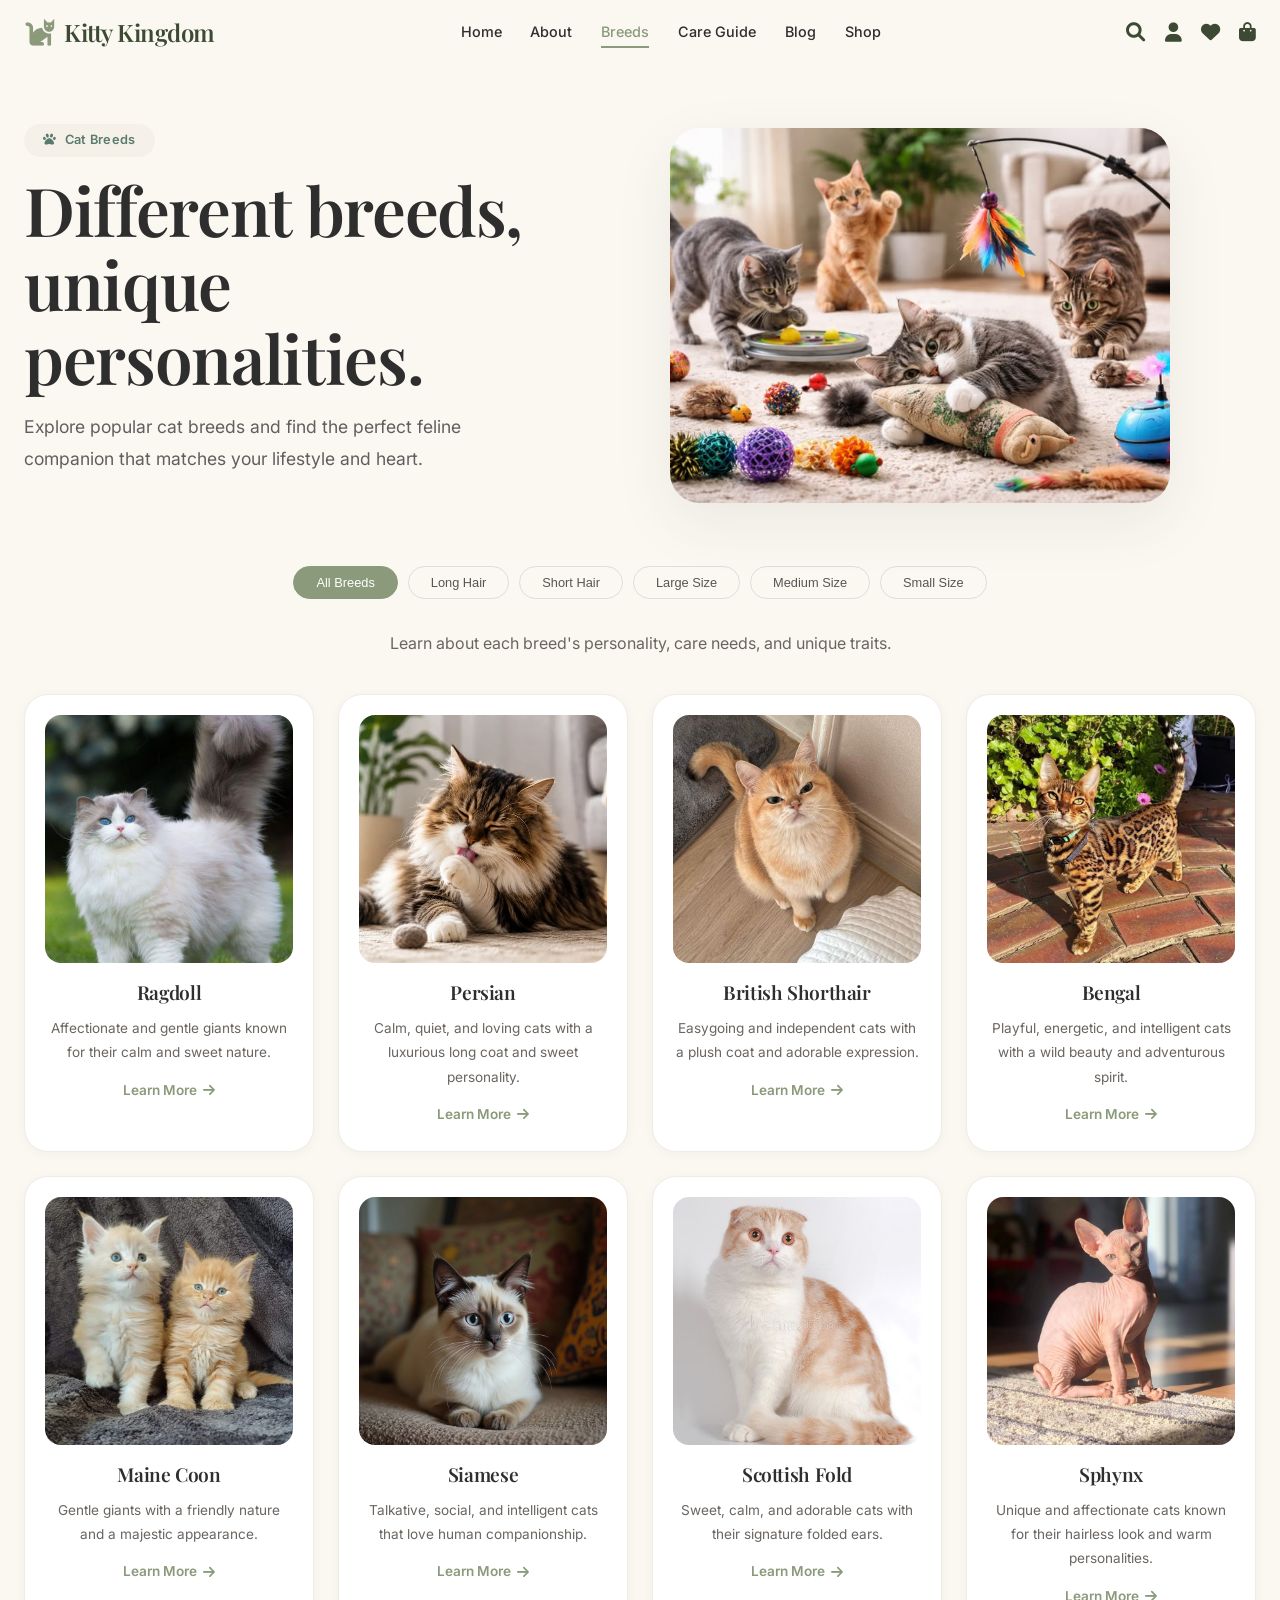
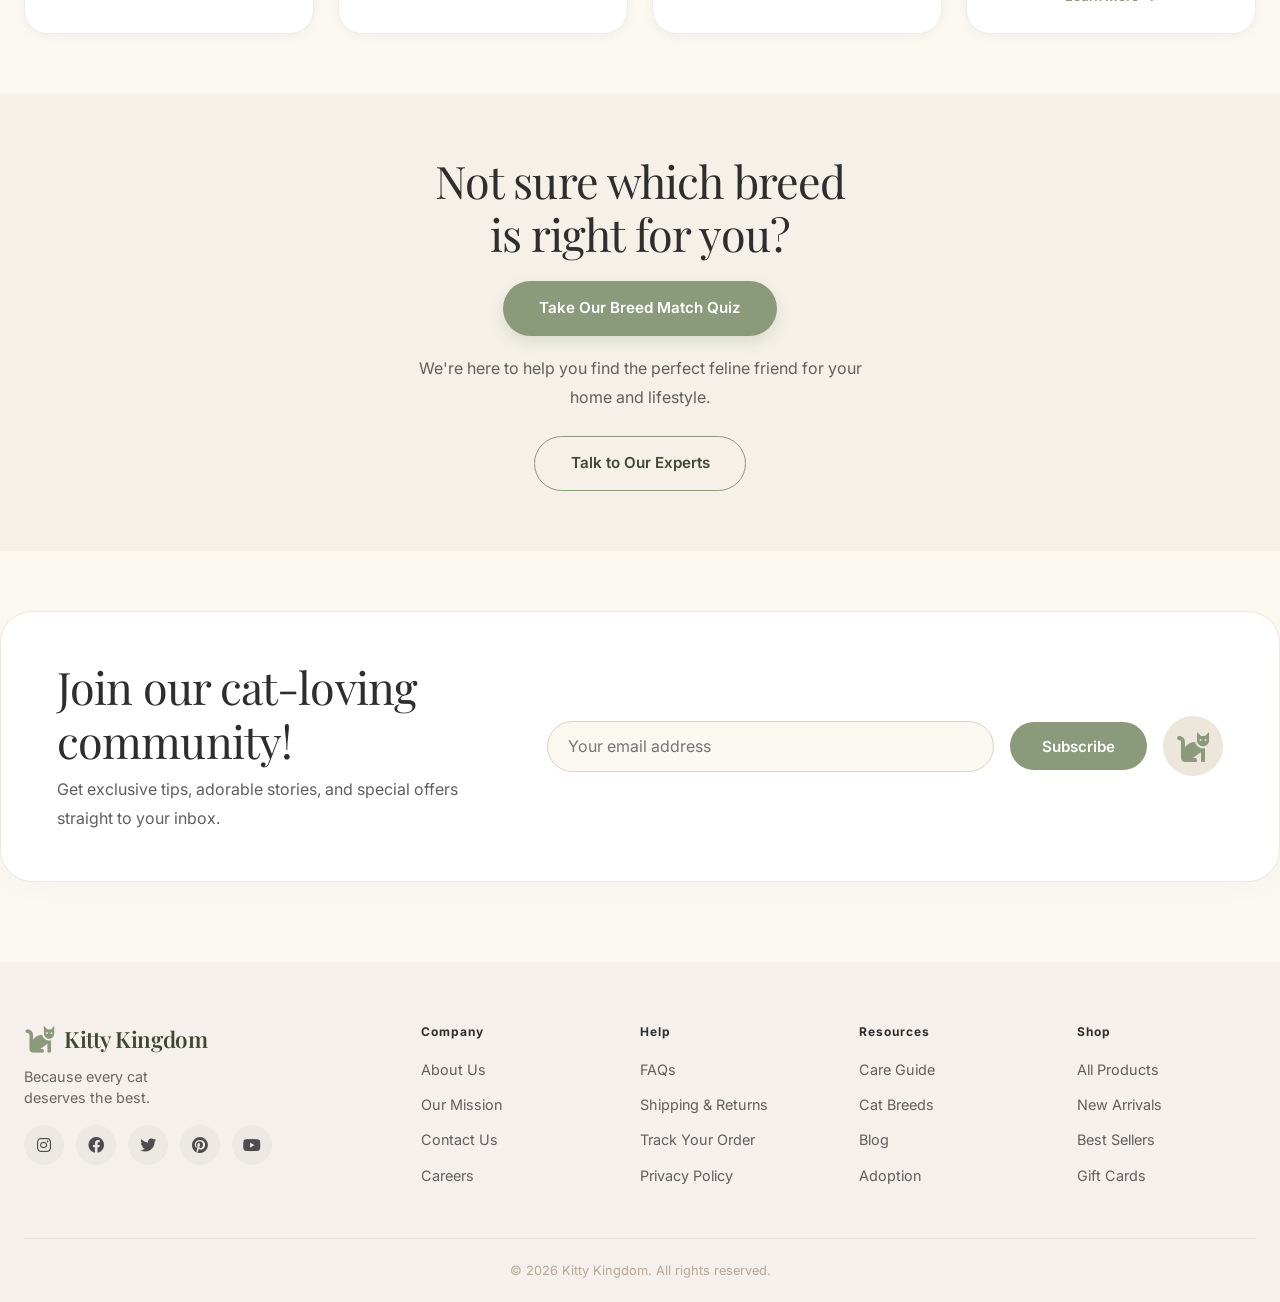
<file: cat/breeds.html>
<!DOCTYPE html>
<html lang="en">
<head>
    <meta charset="UTF-8" />
    <meta name="viewport" content="width=device-width, initial-scale=1.0" />
    <title>Kitty Kingdom - Breeds</title>
    <link rel="preconnect" href="https://fonts.googleapis.com" />
    <link rel="preconnect" href="https://fonts.gstatic.com" crossorigin />
    <link href="https://fonts.googleapis.com/css2?family=Playfair+Display:ital,wght@0,400;0,500;0,600;0,700;1,400&family=Inter:wght@300;400;500;600;700&display=swap" rel="stylesheet" />
    <link rel="stylesheet" href="https://cdnjs.cloudflare.com/ajax/libs/font-awesome/6.0.0-beta3/css/all.min.css" />
    <link rel="stylesheet" href="./css/style.css" />
</head>
<body>

    <header class="navbar" id="navbar">
        <div class="container nav-inner">
            <a href="index.html" class="logo">
                <i class="fas fa-cat"></i> 
                <span>Kitty Kingdom</span>
            </a>
            <div class="nav-links">
                <a href="./index.html">Home</a>
                <a href="./about.html">About</a>
                <a href="./breeds.html" class="active">Breeds</a>
                <a href="./careguide.html">Care Guide</a>
                <a href="./blog.html">Blog</a>
                <a href="./shop.html">Shop</a>
            </div>
            <div class="nav-icons">
                <i class="fas fa-search"></i>
                <i class="fas fa-user"></i>
                <i class="fas fa-heart"></i>
                <i class="fas fa-shopping-bag"></i>
                <button class="hamburger" aria-label="menu">
                    <i class="fas fa-bars"></i>
                </button>
            </div>
        </div>
    </header>

    <main>
        <!-- Breeds Hero -->
        <section class="page-hero">
            <div class="container page-hero-inner">
                <div class="page-hero-text">
                    <span class="badge"><i class="fas fa-paw"></i> Cat Breeds</span>
                    <h1>Different breeds,<br />unique personalities.</h1>
                    <p>Explore popular cat breeds and find the perfect feline companion that matches your lifestyle and heart.</p>
                </div>
                <div class="page-hero-image">
                    <div class="page-img-placeholder">
                        <img src="./image/breeds.jpeg" alt="Cat breeds" />
                    </div>
                </div>
            </div>
        </section>

        <!-- Breed Filters -->
        <section class="breed-filters">
            <div class="container">
                <div class="filter-buttons">
                    <button class="filter-btn active" data-filter="all">All Breeds</button>
                    <button class="filter-btn" data-filter="long">Long Hair</button>
                    <button class="filter-btn" data-filter="short">Short Hair</button>
                    <button class="filter-btn" data-filter="large">Large Size</button>
                    <button class="filter-btn" data-filter="medium">Medium Size</button>
                    <button class="filter-btn" data-filter="small">Small Size</button>
                </div>
            </div>
        </section>

        <!-- Breed Cards -->
        <section class="breed-cards-section">
            <div class="container">
                <p class="breed-subtitle">Learn about each breed's personality, care needs, and unique traits.</p>
                <div class="breed-cards-grid">
                    <div class="breed-card" data-category="long large">
                        <div class="breed-img">
                            <img src="./image/ragdol.jpeg" alt="Ragdoll" />
                        </div>
                        <h3>Ragdoll</h3>
                        <p>Affectionate and gentle giants known for their calm and sweet nature.</p>
                        <a href="#" class="breed-link">Learn More <i class="fas fa-arrow-right"></i></a>
                    </div>
                    <div class="breed-card" data-category="long medium">
                        <div class="breed-img">
                            <img src="./image/persian.jpeg" alt="Persian" />
                        </div>
                        <h3>Persian</h3>
                        <p>Calm, quiet, and loving cats with a luxurious long coat and sweet personality.</p>
                        <a href="#" class="breed-link">Learn More <i class="fas fa-arrow-right"></i></a>
                    </div>
                    <div class="breed-card" data-category="short medium">
                        <div class="breed-img">
                            <img src="./image/britis-short.jpeg" alt="British Shorthair" />
                        </div>
                        <h3>British Shorthair</h3>
                        <p>Easygoing and independent cats with a plush coat and adorable expression.</p>
                        <a href="#" class="breed-link">Learn More <i class="fas fa-arrow-right"></i></a>
                    </div>
                    <div class="breed-card" data-category="short medium">
                        <div class="breed-img">
                            <img src="./image/Gato de bengalas 😍😍.jpeg" alt="Bengal" />
                        </div>
                        <h3>Bengal</h3>
                        <p>Playful, energetic, and intelligent cats with a wild beauty and adventurous spirit.</p>
                        <a href="#" class="breed-link">Learn More <i class="fas fa-arrow-right"></i></a>
                    </div>
                    <div class="breed-card" data-category="long large">
                        <div class="breed-img">
                            <img src="./image/main coon.jpeg" alt="Maine Coon" />
                        </div>
                        <h3>Maine Coon</h3>
                        <p>Gentle giants with a friendly nature and a majestic appearance.</p>
                        <a href="#" class="breed-link">Learn More <i class="fas fa-arrow-right"></i></a>
                    </div>
                    <div class="breed-card" data-category="short medium">
                        <div class="breed-img">
                            <img src="./image/Siamese Cats__Elegant, talkative, and full of personality—Siamese cats are natural performers_ 🎭🐾_What’s your favorite Siamese cat trait__.jpeg" alt="Siamese" />
                        </div>
                        <h3>Siamese</h3>
                        <p>Talkative, social, and intelligent cats that love human companionship.</p>
                        <a href="#" class="breed-link">Learn More <i class="fas fa-arrow-right"></i></a>
                    </div>
                    <div class="breed-card" data-category="short small">
                        <div class="breed-img">
                            <img src="./image/Scottish Fold Cat_ Scottish Folds are homebodies and do best when living as indoor cats_.jpeg" alt="Scottish Fold" />
                        </div>
                        <h3>Scottish Fold</h3>
                        <p>Sweet, calm, and adorable cats with their signature folded ears.</p>
                        <a href="#" class="breed-link">Learn More <i class="fas fa-arrow-right"></i></a>
                    </div>
                    <div class="breed-card" data-category="short small">
                        <div class="breed-img">
                            <img src="./image/Mon boy.jpeg" alt="Sphynx" />
                        </div>
                        <h3>Sphynx</h3>
                        <p>Unique and affectionate cats known for their hairless look and warm personalities.</p>
                        <a href="#" class="breed-link">Learn More <i class="fas fa-arrow-right"></i></a>
                    </div>
                </div>
            </div>
        </section>

        <!-- Quiz CTA -->
        <section class="quiz-cta">
            <div class="container quiz-container">
                <div class="quiz-content">
                    <h2>Not sure which breed<br />is right for you?</h2>
                    <a href="#" class="btn btn-primary">Take Our Breed Match Quiz</a>
                    <p>We're here to help you find the perfect feline friend for your home and lifestyle.</p>
                    <a href="#" class="btn btn-outline">Talk to Our Experts</a>
                </div>
            </div>
        </section>

        <!-- Newsletter -->
        <section class="newsletter">
            <div class="container newsletter-card">
                <div class="newsletter-left">
                    <h2>Join our cat-loving<br />community!</h2>
                    <p>Get exclusive tips, adorable stories, and special offers straight to your inbox.</p>
                </div>
                <div class="newsletter-right">
                    <div class="input-group">
                        <input type="email" placeholder="Your email address" />
                    </div>
                    <button class="btn btn-subscribe">Subscribe</button>
                    <div class="newsletter-cat">
                        <i class="fas fa-cat"></i>
                    </div>
                </div>
            </div>
        </section>
    </main>

    <footer class="footer">
        <div class="container">
            <div class="footer-grid">
                <div class="footer-brand">
                    <div class="logo">
                        <i class="fas fa-cat"></i>
                        <span>Kitty Kingdom</span>
                    </div>
                    <p class="footer-tagline">Because every cat<br />deserves the best.</p>
                    <div class="footer-social">
                        <a href="#"><i class="fab fa-instagram"></i></a>
                        <a href="#"><i class="fab fa-facebook"></i></a>
                        <a href="#"><i class="fab fa-twitter"></i></a>
                        <a href="#"><i class="fab fa-pinterest"></i></a>
                        <a href="#"><i class="fab fa-youtube"></i></a>
                    </div>
                </div>
                <div>
                    <h4>Company</h4>
                    <ul>
                        <li><a href="about.html">About Us</a></li>
                        <li><a href="#">Our Mission</a></li>
                        <li><a href="#">Contact Us</a></li>
                        <li><a href="#">Careers</a></li>
                    </ul>
                </div>
                <div>
                    <h4>Help</h4>
                    <ul>
                        <li><a href="#">FAQs</a></li>
                        <li><a href="#">Shipping &amp; Returns</a></li>
                        <li><a href="#">Track Your Order</a></li>
                        <li><a href="#">Privacy Policy</a></li>
                    </ul>
                </div>
                <div>
                    <h4>Resources</h4>
                    <ul>
                        <li><a href="careguide.html">Care Guide</a></li>
                        <li><a href="breeds.html">Cat Breeds</a></li>
                        <li><a href="blog.html">Blog</a></li>
                        <li><a href="#">Adoption</a></li>
                    </ul>
                </div>
                <div>
                    <h4>Shop</h4>
                    <ul>
                        <li><a href="shop.html">All Products</a></li>
                        <li><a href="shop.html">New Arrivals</a></li>
                        <li><a href="shop.html">Best Sellers</a></li>
                        <li><a href="#">Gift Cards</a></li>
                    </ul>
                </div>
            </div>
            <div class="footer-bottom">
                <p>&copy; 2026 Kitty Kingdom. All rights reserved.</p>
            </div>
        </div>
    </footer>

    <script src="./js/script.js"></script>
</body>
</html>
</file>
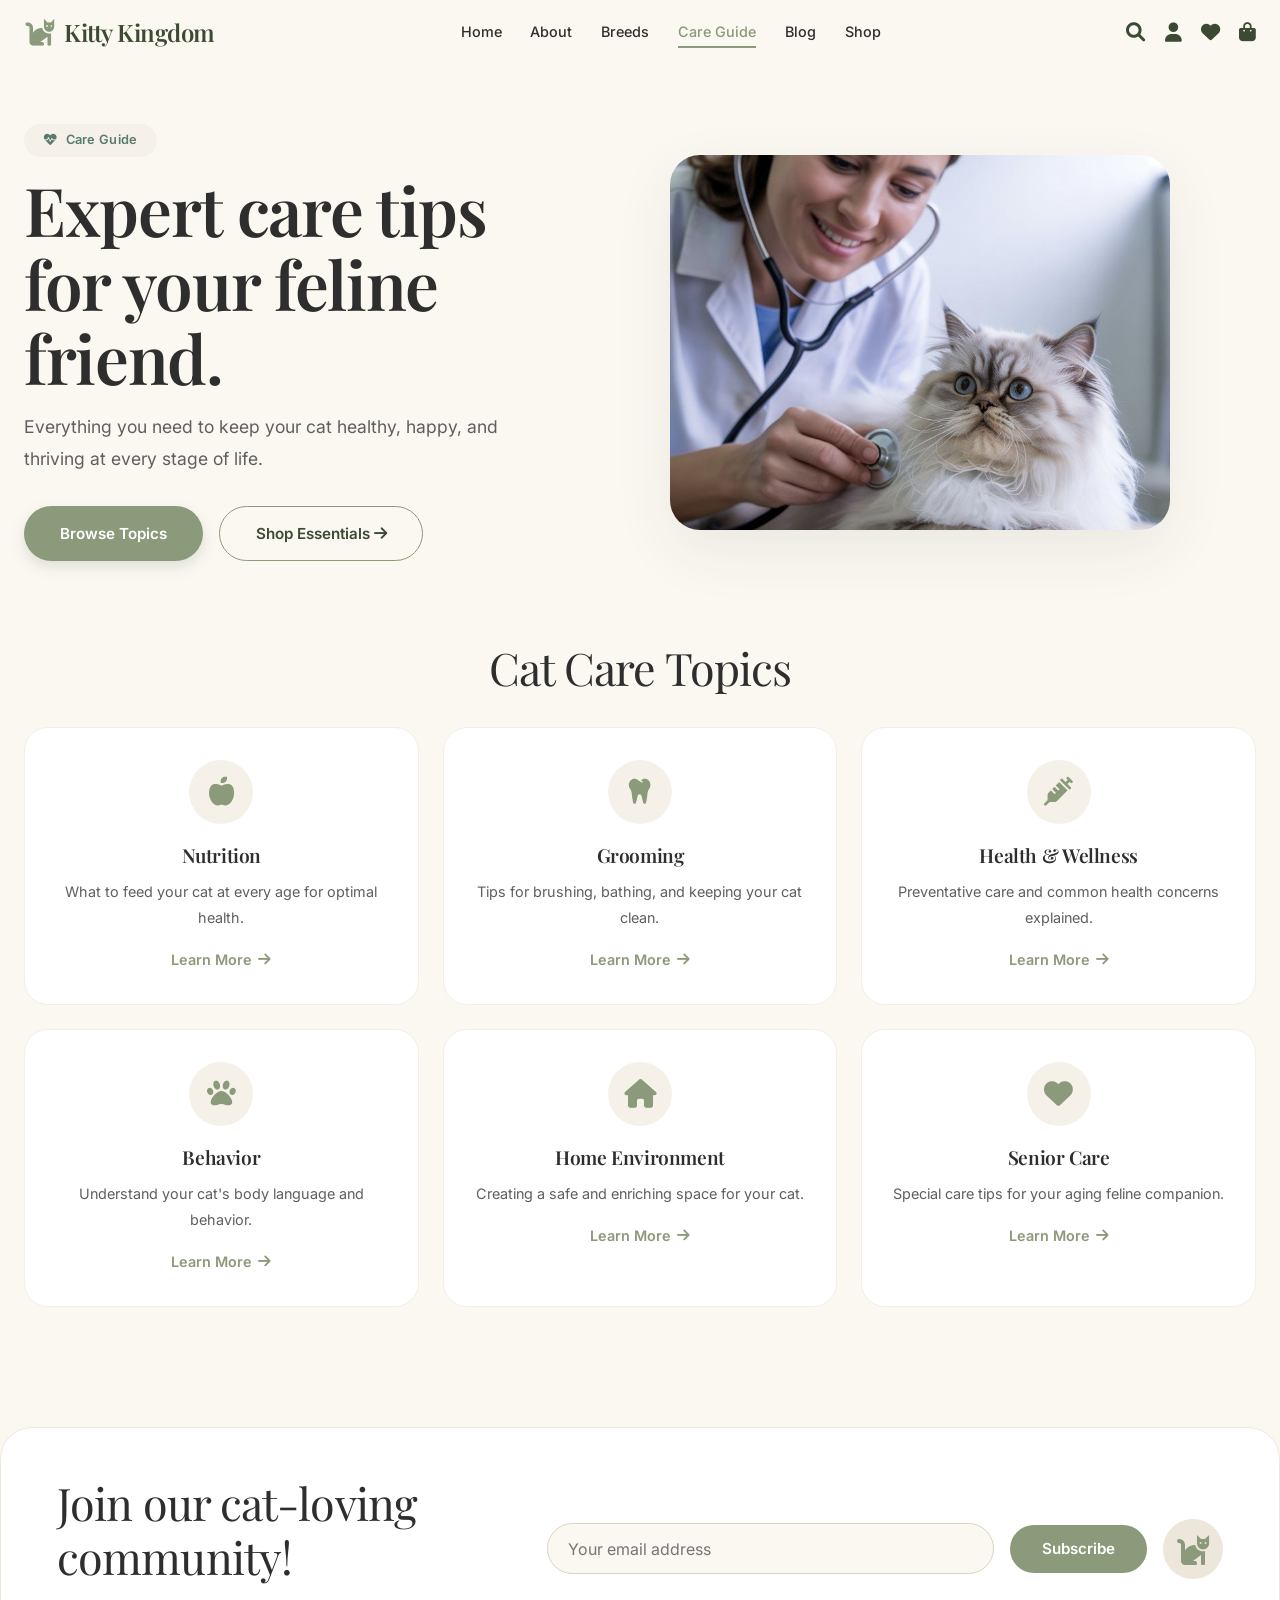
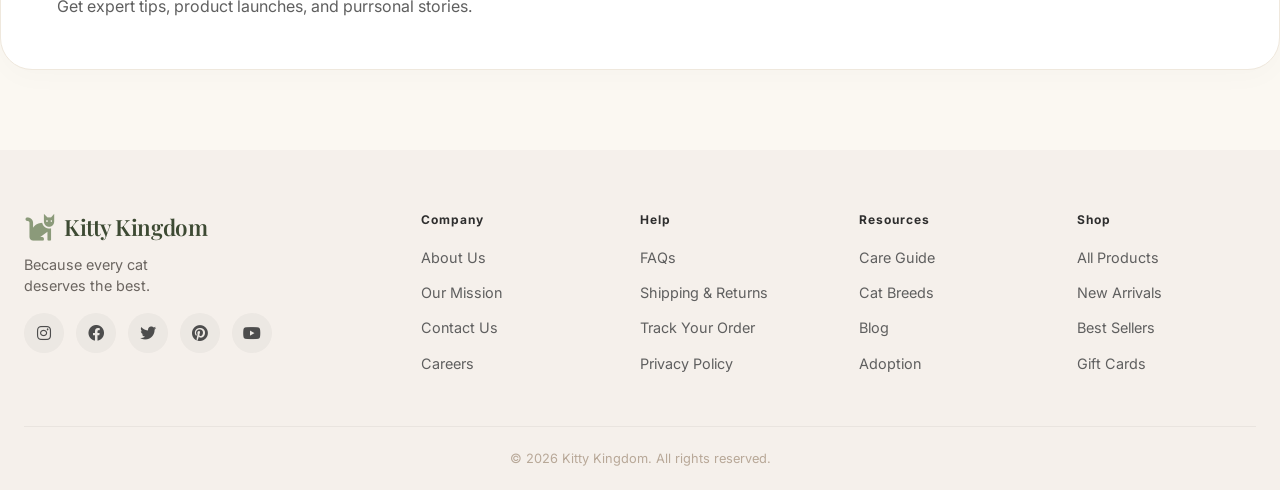
<file: cat/careguide.html>
<!DOCTYPE html>
<html lang="en">
<head>
    <meta charset="UTF-8" />
    <meta name="viewport" content="width=device-width, initial-scale=1.0" />
    <title>Kitty Kingdom - Care Guide</title>
    <link rel="preconnect" href="https://fonts.googleapis.com" />
    <link rel="preconnect" href="https://fonts.gstatic.com" crossorigin />
    <link href="https://fonts.googleapis.com/css2?family=Playfair+Display:ital,wght@0,400;0,500;0,600;0,700;1,400&family=Inter:wght@300;400;500;600;700&display=swap" rel="stylesheet" />
    <link rel="stylesheet" href="https://cdnjs.cloudflare.com/ajax/libs/font-awesome/6.0.0-beta3/css/all.min.css" />
    <link rel="stylesheet" href="./css/style.css" />
</head>
<body>

    <header class="navbar" id="navbar">
        <div class="container nav-inner">
            <a href="index.html" class="logo">
                <i class="fas fa-cat"></i> 
                <span>Kitty Kingdom</span>
            </a>
            <div class="nav-links">
                <a href="./index.html">Home</a>
                <a href="./about.html">About</a>
                <a href="./breeds.html">Breeds</a>
                <a href="./careguide.html" class="active">Care Guide</a>
                <a href="./blog.html">Blog</a>
                <a href="./shop.html">Shop</a>
            </div>
            <div class="nav-icons">
                <i class="fas fa-search"></i>
                <i class="fas fa-user"></i>
                <i class="fas fa-heart"></i>
                <i class="fas fa-shopping-bag"></i>
                <button class="hamburger" aria-label="menu">
                    <i class="fas fa-bars"></i>
                </button>
            </div>
        </div>
    </header>

    <main>
        <!-- Care Guide Hero -->
        <section class="page-hero">
            <div class="container page-hero-inner">
                <div class="page-hero-text">
                    <span class="badge"><i class="fas fa-heartbeat"></i> Care Guide</span>
                    <h1>Expert care tips<br />for your feline friend.</h1>
                    <p>Everything you need to keep your cat healthy, happy, and thriving at every stage of life.</p>
                    <div class="hero-buttons">
                        <a href="#" class="btn btn-primary">Browse Topics</a>
                        <a href="shop.html" class="btn btn-outline">Shop Essentials <i class="fas fa-arrow-right"></i></a>
                    </div>
                </div>
                <div class="page-hero-image">
                    <div class="page-img-placeholder">
                        <img src="./image/Prevent Problems Before They Pounce.jpeg" alt="Cat care" />
                    </div>
                </div>
            </div>
        </section>

        <!-- Care Categories -->
        <section class="care-categories">
            <div class="container">
                <h2 class="section-title">Cat Care Topics</h2>
                <div class="care-grid">
                    <div class="care-card">
                        <div class="care-icon"><i class="fas fa-apple-alt"></i></div>
                        <h3>Nutrition</h3>
                        <p>What to feed your cat at every age for optimal health.</p>
                        <a href="#">Learn More <i class="fas fa-arrow-right"></i></a>
                    </div>
                    <div class="care-card">
                        <div class="care-icon"><i class="fas fa-tooth"></i></div>
                        <h3>Grooming</h3>
                        <p>Tips for brushing, bathing, and keeping your cat clean.</p>
                        <a href="#">Learn More <i class="fas fa-arrow-right"></i></a>
                    </div>
                    <div class="care-card">
                        <div class="care-icon"><i class="fas fa-syringe"></i></div>
                        <h3>Health &amp; Wellness</h3>
                        <p>Preventative care and common health concerns explained.</p>
                        <a href="#">Learn More <i class="fas fa-arrow-right"></i></a>
                    </div>
                    <div class="care-card">
                        <div class="care-icon"><i class="fas fa-paw"></i></div>
                        <h3>Behavior</h3>
                        <p>Understand your cat's body language and behavior.</p>
                        <a href="#">Learn More <i class="fas fa-arrow-right"></i></a>
                    </div>
                    <div class="care-card">
                        <div class="care-icon"><i class="fas fa-home"></i></div>
                        <h3>Home Environment</h3>
                        <p>Creating a safe and enriching space for your cat.</p>
                        <a href="#">Learn More <i class="fas fa-arrow-right"></i></a>
                    </div>
                    <div class="care-card">
                        <div class="care-icon"><i class="fas fa-heart"></i></div>
                        <h3>Senior Care</h3>
                        <p>Special care tips for your aging feline companion.</p>
                        <a href="#">Learn More <i class="fas fa-arrow-right"></i></a>
                    </div>
                </div>
            </div>
        </section>

        <!-- Newsletter -->
        <section class="newsletter">
            <div class="container newsletter-card">
                <div class="newsletter-left">
                    <h2>Join our cat-loving<br />community!</h2>
                    <p>Get expert tips, product launches, and purrsonal stories.</p>
                </div>
                <div class="newsletter-right">
                    <div class="input-group">
                        <input type="email" placeholder="Your email address" />
                    </div>
                    <button class="btn btn-subscribe">Subscribe</button>
                    <div class="newsletter-cat">
                        <i class="fas fa-cat"></i>
                    </div>
                </div>
            </div>
        </section>
    </main>

    <footer class="footer">
        <div class="container">
            <div class="footer-grid">
                <div class="footer-brand">
                    <div class="logo">
                        <i class="fas fa-cat"></i>
                        <span>Kitty Kingdom</span>
                    </div>
                    <p class="footer-tagline">Because every cat<br />deserves the best.</p>
                    <div class="footer-social">
                        <a href="#"><i class="fab fa-instagram"></i></a>
                        <a href="#"><i class="fab fa-facebook"></i></a>
                        <a href="#"><i class="fab fa-twitter"></i></a>
                        <a href="#"><i class="fab fa-pinterest"></i></a>
                        <a href="#"><i class="fab fa-youtube"></i></a>
                    </div>
                </div>
                <div>
                    <h4>Company</h4>
                    <ul>
                        <li><a href="about.html">About Us</a></li>
                        <li><a href="#">Our Mission</a></li>
                        <li><a href="#">Contact Us</a></li>
                        <li><a href="#">Careers</a></li>
                    </ul>
                </div>
                <div>
                    <h4>Help</h4>
                    <ul>
                        <li><a href="#">FAQs</a></li>
                        <li><a href="#">Shipping &amp; Returns</a></li>
                        <li><a href="#">Track Your Order</a></li>
                        <li><a href="#">Privacy Policy</a></li>
                    </ul>
                </div>
                <div>
                    <h4>Resources</h4>
                    <ul>
                        <li><a href="careguide.html">Care Guide</a></li>
                        <li><a href="breeds.html">Cat Breeds</a></li>
                        <li><a href="blog.html">Blog</a></li>
                        <li><a href="#">Adoption</a></li>
                    </ul>
                </div>
                <div>
                    <h4>Shop</h4>
                    <ul>
                        <li><a href="shop.html">All Products</a></li>
                        <li><a href="shop.html">New Arrivals</a></li>
                        <li><a href="shop.html">Best Sellers</a></li>
                        <li><a href="#">Gift Cards</a></li>
                    </ul>
                </div>
            </div>
            <div class="footer-bottom">
                <p>&copy; 2026 Kitty Kingdom. All rights reserved.</p>
            </div>
        </div>
    </footer>

    <script src="./js/script.js"></script>
</body>
</html>
</file>
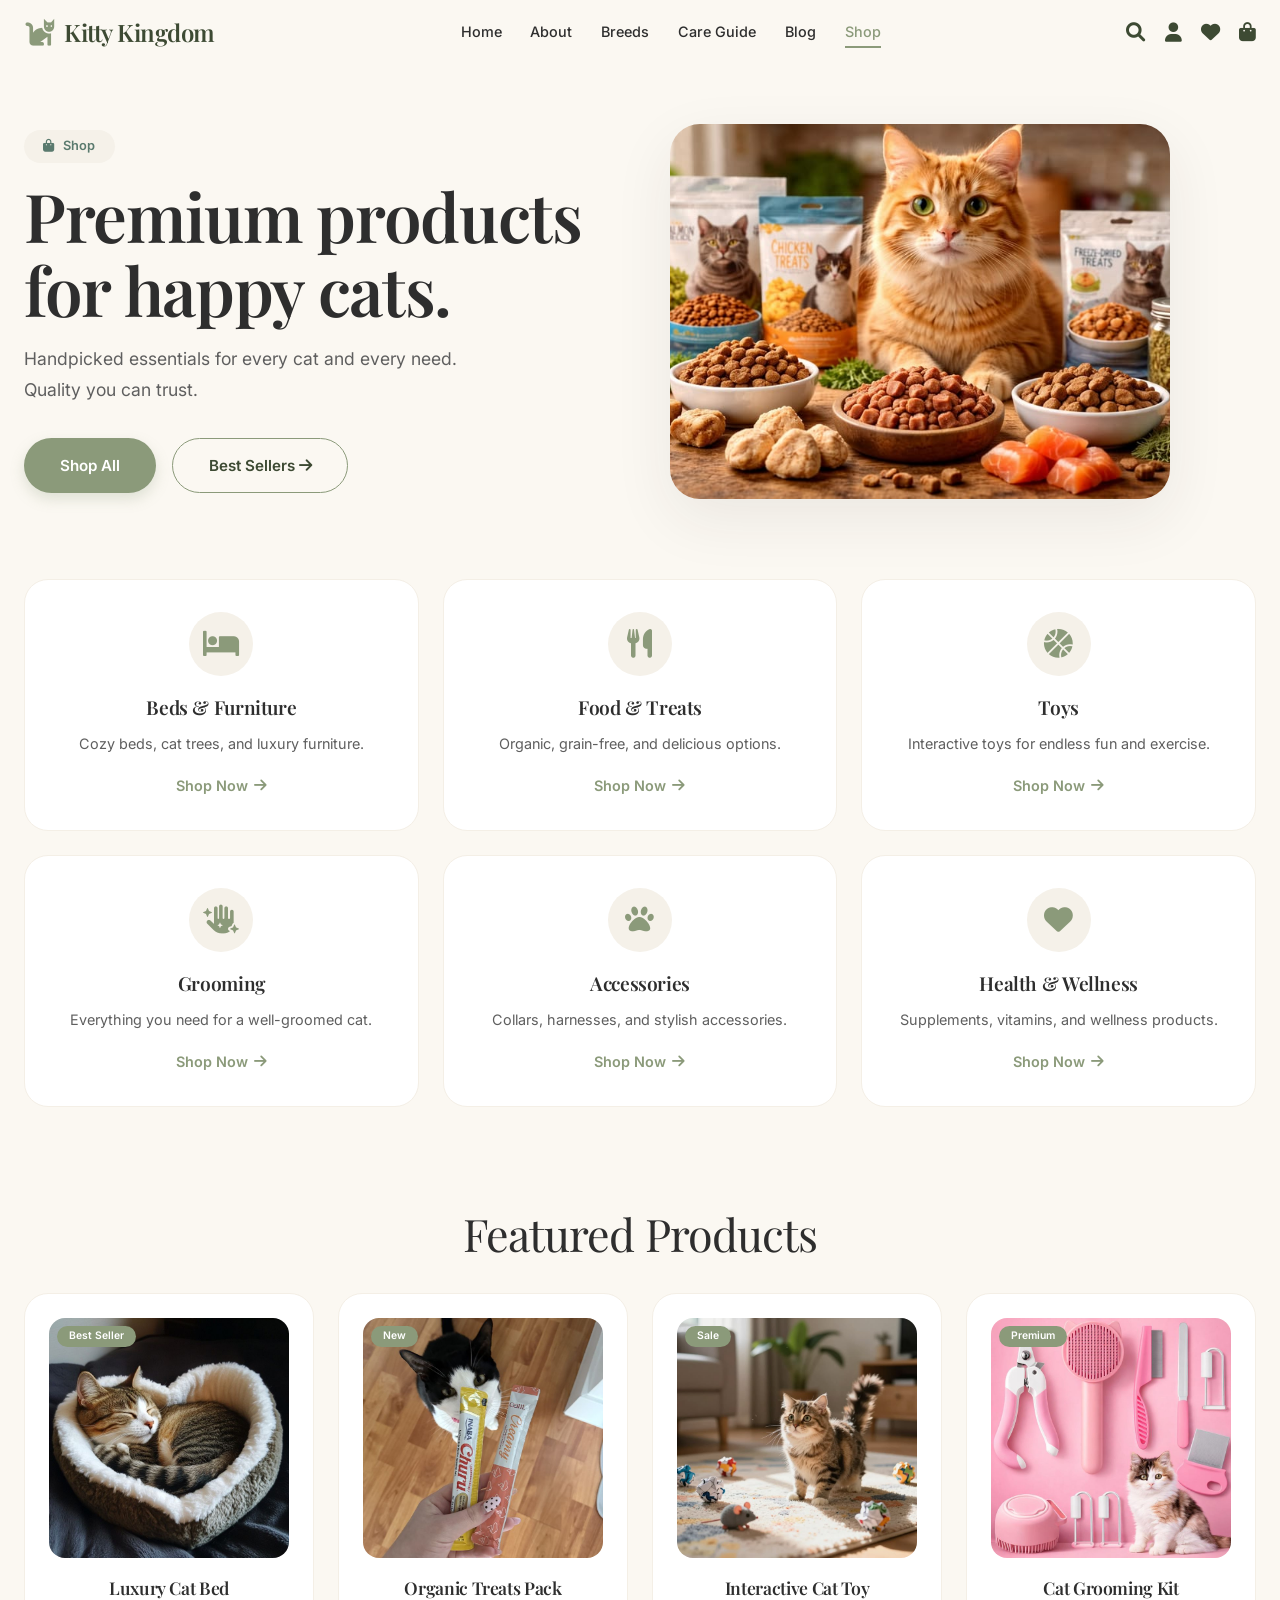
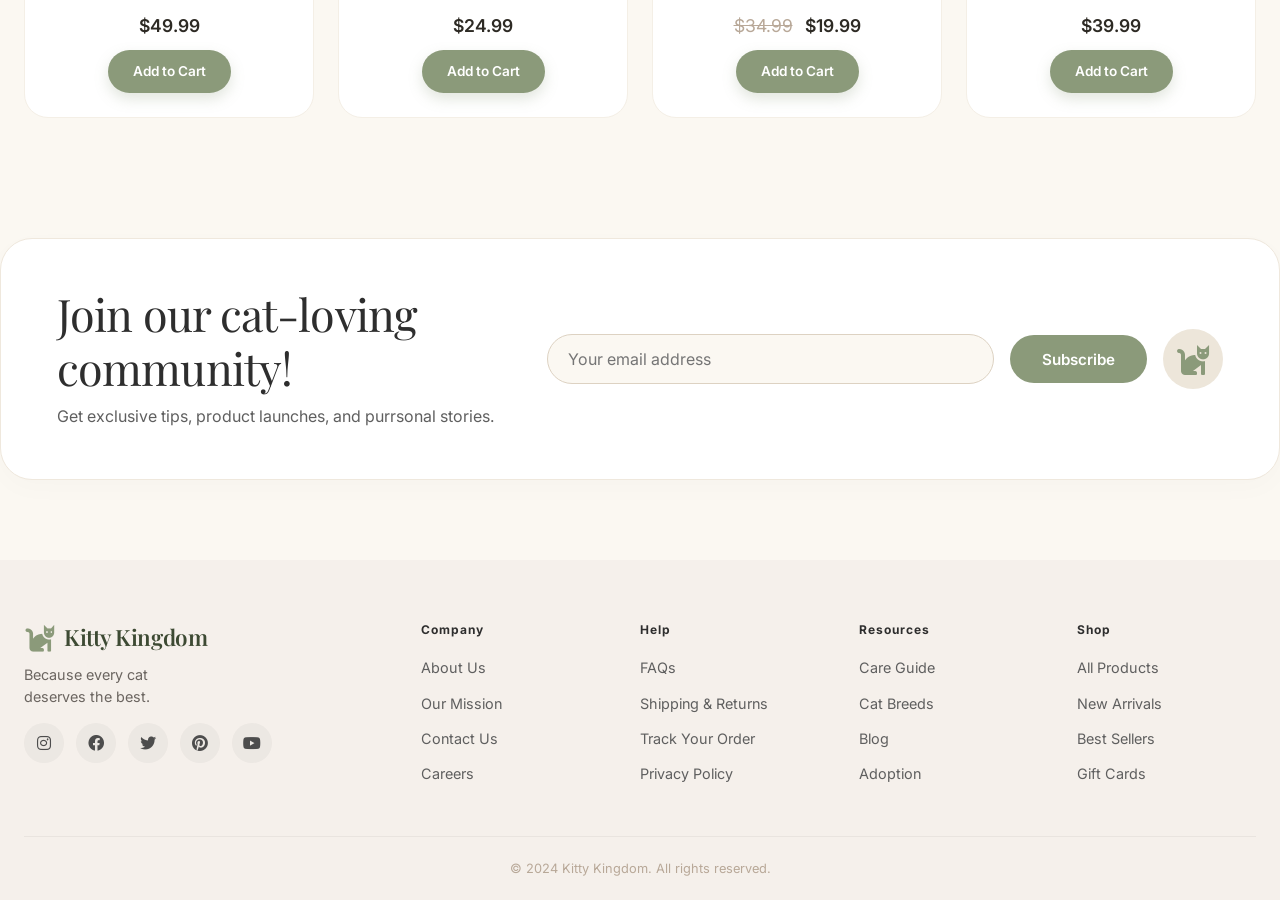
<file: cat/shop.html>
<!DOCTYPE html>
<html lang="en">
<head>
    <meta charset="UTF-8" />
    <meta name="viewport" content="width=device-width, initial-scale=1.0" />
    <title>Kitty Kingdom - Shop</title>
    <link rel="preconnect" href="https://fonts.googleapis.com" />
    <link rel="preconnect" href="https://fonts.gstatic.com" crossorigin />
    <link href="https://fonts.googleapis.com/css2?family=Playfair+Display:ital,wght@0,400;0,500;0,600;0,700;1,400&family=Inter:wght@300;400;500;600;700&display=swap" rel="stylesheet" />
    <link rel="stylesheet" href="https://cdnjs.cloudflare.com/ajax/libs/font-awesome/6.0.0-beta3/css/all.min.css" />
    <link rel="stylesheet" href="./css/style.css" />
</head>
<body>

    <header class="navbar" id="navbar">
        <div class="container nav-inner">
            <a href="index.html" class="logo">
                <i class="fas fa-cat"></i> 
                <span>Kitty Kingdom</span>
            </a>
            <div class="nav-links">
                <a href="./index.html">Home</a>
                <a href="./about.html">About</a>
                <a href="./breeds.html">Breeds</a>
                <a href="./careguide.html">Care Guide</a>
                <a href="./blog.html">Blog</a>
                <a href="./shop.html" class="active">Shop</a>
            </div>
            <div class="nav-icons">
                <i class="fas fa-search"></i>
                <i class="fas fa-user"></i>
                <i class="fas fa-heart"></i>
                <i class="fas fa-shopping-bag"></i>
                <button class="hamburger" aria-label="menu">
                    <i class="fas fa-bars"></i>
                </button>
            </div>
        </div>
    </header>

    <main>
        <!-- Shop Hero -->
        <section class="page-hero">
            <div class="container page-hero-inner">
                <div class="page-hero-text">
                    <span class="badge"><i class="fas fa-shopping-bag"></i> Shop</span>
                    <h1>Premium products<br />for happy cats.</h1>
                    <p>Handpicked essentials for every cat and every need. Quality you can trust.</p>
                    <div class="hero-buttons">
                        <a href="#" class="btn btn-primary">Shop All</a>
                        <a href="#" class="btn btn-outline">Best Sellers <i class="fas fa-arrow-right"></i></a>
                    </div>
                </div>
                <div class="page-hero-image">
                    <div class="page-img-placeholder">
                        <img src="./image/food.jpeg" alt="Shop" />
                    </div>
                </div>
            </div>
        </section>

        <!-- Shop Categories -->
        <section class="shop-categories">
            <div class="container">
                <div class="shop-cat-grid">
                    <div class="shop-cat-card">
                        <div class="shop-cat-icon"><i class="fas fa-bed"></i></div>
                        <h3>Beds &amp; Furniture</h3>
                        <p>Cozy beds, cat trees, and luxury furniture.</p>
                        <a href="#">Shop Now <i class="fas fa-arrow-right"></i></a>
                    </div>
                    <div class="shop-cat-card">
                        <div class="shop-cat-icon"><i class="fas fa-utensils"></i></div>
                        <h3>Food &amp; Treats</h3>
                        <p>Organic, grain-free, and delicious options.</p>
                        <a href="#">Shop Now <i class="fas fa-arrow-right"></i></a>
                    </div>
                    <div class="shop-cat-card">
                        <div class="shop-cat-icon"><i class="fas fa-basketball-ball"></i></div>
                        <h3>Toys</h3>
                        <p>Interactive toys for endless fun and exercise.</p>
                        <a href="#">Shop Now <i class="fas fa-arrow-right"></i></a>
                    </div>
                    <div class="shop-cat-card">
                        <div class="shop-cat-icon"><i class="fas fa-hand-sparkles"></i></div>
                        <h3>Grooming</h3>
                        <p>Everything you need for a well-groomed cat.</p>
                        <a href="#">Shop Now <i class="fas fa-arrow-right"></i></a>
                    </div>
                    <div class="shop-cat-card">
                        <div class="shop-cat-icon"><i class="fas fa-paw"></i></div>
                        <h3>Accessories</h3>
                        <p>Collars, harnesses, and stylish accessories.</p>
                        <a href="#">Shop Now <i class="fas fa-arrow-right"></i></a>
                    </div>
                    <div class="shop-cat-card">
                        <div class="shop-cat-icon"><i class="fas fa-heart"></i></div>
                        <h3>Health &amp; Wellness</h3>
                        <p>Supplements, vitamins, and wellness products.</p>
                        <a href="#">Shop Now <i class="fas fa-arrow-right"></i></a>
                    </div>
                </div>
            </div>
        </section>

        <!-- Featured Products -->
        <section class="featured-products">
            <div class="container">
                <h2 class="section-title">Featured Products</h2>
                <div class="product-grid">
                    <div class="product-card">
                        <div class="product-img">
                            <img src="./image/download (8).jpeg " alt="Product" />
                            <span class="product-badge">Best Seller</span>
                        </div>
                        <h3>Luxury Cat Bed</h3>
                        <p class="product-price">$49.99</p>
                        <a href="#" class="btn btn-primary btn-sm">Add to Cart</a>
                    </div>
                    <div class="product-card">
                        <div class="product-img">
                            <img src="./image/treat.jpeg" alt="Product" />
                            <span class="product-badge">New</span>
                        </div>
                        <h3>Organic Treats Pack</h3>
                        <p class="product-price">$24.99</p>
                        <a href="#" class="btn btn-primary btn-sm">Add to Cart</a>
                    </div>
                    <div class="product-card">
                        <div class="product-img">
                            <img src="./image/3 Best Signs Your Cat Needs More Playtime.jpeg" alt="Product" />
                            <span class="product-badge">Sale</span>
                        </div>
                        <h3>Interactive Cat Toy</h3>
                        <p class="product-price"><span class="old-price">$34.99</span> $19.99</p>
                        <a href="#" class="btn btn-primary btn-sm">Add to Cart</a>
                    </div>
                    <div class="product-card">
                        <div class="product-img">
                            <img src="./image/8pcs Cat Grooming Kit with Self Cleaning Brush, Nail Clippers & Flea Comb - Cat and Small Pet Shedding, Bath and Care Set.jpeg" alt="Product" />
                            <span class="product-badge">Premium</span>
                        </div>
                        <h3>Cat Grooming Kit</h3>
                        <p class="product-price">$39.99</p>
                        <a href="#" class="btn btn-primary btn-sm">Add to Cart</a>
                    </div>
                </div>
            </div>
        </section>

        <!-- Newsletter -->
        <section class="newsletter">
            <div class="container newsletter-card">
                <div class="newsletter-left">
                    <h2>Join our cat-loving<br />community!</h2>
                    <p>Get exclusive tips, product launches, and purrsonal stories.</p>
                </div>
                <div class="newsletter-right">
                    <div class="input-group">
                        <input type="email" placeholder="Your email address" />
                    </div>
                    <button class="btn btn-subscribe">Subscribe</button>
                    <div class="newsletter-cat">
                        <i class="fas fa-cat"></i>
                    </div>
                </div>
            </div>
        </section>
    </main>

    <footer class="footer">
        <div class="container">
            <div class="footer-grid">
                <div class="footer-brand">
                    <div class="logo">
                        <i class="fas fa-cat"></i>
                        <span>Kitty Kingdom</span>
                    </div>
                    <p class="footer-tagline">Because every cat<br />deserves the best.</p>
                    <div class="footer-social">
                        <a href="#"><i class="fab fa-instagram"></i></a>
                        <a href="#"><i class="fab fa-facebook"></i></a>
                        <a href="#"><i class="fab fa-twitter"></i></a>
                        <a href="#"><i class="fab fa-pinterest"></i></a>
                        <a href="#"><i class="fab fa-youtube"></i></a>
                    </div>
                </div>
                <div>
                    <h4>Company</h4>
                    <ul>
                        <li><a href="about.html">About Us</a></li>
                        <li><a href="#">Our Mission</a></li>
                        <li><a href="#">Contact Us</a></li>
                        <li><a href="#">Careers</a></li>
                    </ul>
                </div>
                <div>
                    <h4>Help</h4>
                    <ul>
                        <li><a href="#">FAQs</a></li>
                        <li><a href="#">Shipping &amp; Returns</a></li>
                        <li><a href="#">Track Your Order</a></li>
                        <li><a href="#">Privacy Policy</a></li>
                    </ul>
                </div>
                <div>
                    <h4>Resources</h4>
                    <ul>
                        <li><a href="careguide.html">Care Guide</a></li>
                        <li><a href="breeds.html">Cat Breeds</a></li>
                        <li><a href="blog.html">Blog</a></li>
                        <li><a href="#">Adoption</a></li>
                    </ul>
                </div>
                <div>
                    <h4>Shop</h4>
                    <ul>
                        <li><a href="shop.html">All Products</a></li>
                        <li><a href="shop.html">New Arrivals</a></li>
                        <li><a href="shop.html">Best Sellers</a></li>
                        <li><a href="#">Gift Cards</a></li>
                    </ul>
                </div>
            </div>
            <div class="footer-bottom">
                <p>&copy; 2024 Kitty Kingdom. All rights reserved.</p>
            </div>
        </div>
    </footer>

    <script src="./js/script.js"></script>
</body>
</html>
</file>
<file: cat/css/style.css>
/* ===== RESET & BASE ===== */
* {
    margin: 0;
    padding: 0;
    box-sizing: border-box;
}

body {
    background-color: #fbf8f2;
    font-family: "Inter", sans-serif;
    color: #2e2e2e;
    line-height: 1.6;
    scroll-behavior: smooth;
    overflow-x: hidden;
}

.container {
    max-width: 1280px;
    margin: 0 auto;
    padding: 0 24px;
}

a {
    text-decoration: none;
    color: inherit;
}

ul {
    list-style: none;
}

img {
    max-width: 100%;
    display: block;
    border-radius: 8px;
}

/* ===== TYPOGRAPHY ===== */
h1, h2, h3, h4, .logo span {
    font-family: "Playfair Display", serif;
    font-weight: 600;
    letter-spacing: -0.02em;
}

h1 {
    font-size: clamp(2.8rem, 8vw, 4.2rem);
    line-height: 1.1;
    margin-bottom: 0.5rem;
}

h2 {
    font-size: clamp(2rem, 5vw, 2.8rem);
    line-height: 1.2;
    margin-bottom: 0.5rem;
}

h3 {
    font-size: 1.3rem;
    margin-bottom: 0.5rem;
}

p {
    color: #5f5f5f;
    line-height: 1.8;
}

.section-title {
    font-size: 2.8rem;
    font-weight: 400;
    text-align: center;
    margin-bottom: 2rem;
}

/* ===== BADGE ===== */
.badge {
    display: inline-flex;
    align-items: center;
    gap: 8px;
    background: #f5f1e9;
    padding: 0.4rem 1.2rem;
    border-radius: 100px;
    font-size: 0.8rem;
    font-weight: 600;
    color: #5a7a6e;
    letter-spacing: 0.3px;
    margin-bottom: 1rem;
}

/* ===== BUTTONS ===== */
.btn {
    display: inline-block;
    padding: 0.9rem 2.2rem;
    border-radius: 60px;
    font-weight: 600;
    font-size: 0.95rem;
    transition: all 0.3s ease;
    border: 1.5px solid transparent;
    cursor: pointer;
    font-family: "Inter", sans-serif;
}

.btn-primary {
    background: #8b9a7a;
    color: white;
    box-shadow: 0 6px 14px rgba(139, 154, 122, 0.25);
}
.btn-primary:hover {
    background: #7a8a68;
    transform: translateY(-3px);
    box-shadow: 0 12px 24px rgba(139, 154, 122, 0.35);
}

.btn-outline {
    border-color: #8b9a7a;
    color: #3d4a33;
    background: transparent;
}
.btn-outline:hover {
    background: #8b9a7a;
    color: white;
    transform: translateY(-3px);
}

.btn-sm {
    padding: 0.6rem 1.5rem;
    font-size: 0.85rem;
}

.btn-subscribe {
    background: #8b9a7a;
    color: white;
    padding: 0.9rem 2rem;
    border: none;
    border-radius: 60px;
    font-weight: 600;
    font-size: 0.95rem;
    transition: all 0.3s ease;
    cursor: pointer;
    white-space: nowrap;
}
.btn-subscribe:hover {
    background: #7a8a68;
    transform: scale(1.03);
}

.hero-buttons {
    display: flex;
    gap: 1rem;
    flex-wrap: wrap;
}

/* ===== NAVBAR ===== */
.navbar {
    position: sticky;
    top: 0;
    z-index: 50;
    padding: 0.8rem 0;
    background: #fbf8f2;
    transition: all 0.3s ease;
}
.navbar.scrolled {
    background: rgba(255, 252, 245, 0.92);
    backdrop-filter: blur(10px);
    box-shadow: 0 4px 20px rgba(0, 0, 0, 0.04);
}

.nav-inner {
    display: flex;
    align-items: center;
    justify-content: space-between;
    flex-wrap: wrap;
}

.logo {
    display: flex;
    align-items: center;
    gap: 8px;
    font-family: "Playfair Display", serif;
    font-size: 1.5rem;
    font-weight: 600;
    color: #3d4a33;
}
.logo i {
    font-size: 1.8rem;
    color: #8b9a7a;
}

.nav-links {
    display: flex;
    gap: 1.8rem;
    font-weight: 500;
    font-size: 0.9rem;
}
.nav-links a {
    color: #2e2e2e;
    transition: color 0.2s;
    position: relative;
}
.nav-links a::after {
    content: '';
    position: absolute;
    bottom: -4px;
    left: 0;
    width: 0;
    height: 2px;
    background: #8b9a7a;
    transition: width 0.3s ease;
}
.nav-links a:hover::after,
.nav-links a.active::after {
    width: 100%;
}
.nav-links a:hover,
.nav-links a.active {
    color: #8b9a7a;
}

.nav-icons {
    display: flex;
    gap: 1.2rem;
    font-size: 1.2rem;
    color: #3d4a33;
}
.nav-icons i {
    transition: all 0.2s;
    cursor: pointer;
}
.nav-icons i:hover {
    color: #8b9a7a;
    transform: scale(1.05);
}

.hamburger {
    display: none;
    font-size: 1.6rem;
    background: none;
    border: none;
    color: #3d4a33;
    cursor: pointer;
}

/* ===== HERO (Home) ===== */
.hero {
    padding: 60px 0 40px;
}

.hero-inner {
    display: grid;
    grid-template-columns: 1fr 1fr;
    gap: 60px;
    align-items: center;
}

.hero-text p {
    font-size: 1.1rem;
    max-width: 480px;
    margin: 1rem 0 2rem;
}

.heart-icon {
    color: #d4a373;
    animation: pulse 2s ease-in-out infinite;
}

@keyframes pulse {
    0%, 100% { transform: scale(1); }
    50% { transform: scale(1.15); }
}

.hero-img-placeholder {
    width: 100%;
    max-width: 500px;
    aspect-ratio: 1/1;
    border-radius: 30px;
    overflow: hidden;
    position: relative;
    box-shadow: 0 20px 60px rgba(45, 42, 36, 0.08);
    transition: transform 0.4s ease;
}
.hero-img-placeholder:hover {
    transform: scale(1.01);
}
.hero-img-placeholder img {
    width: 100%;
    height: 100%;
    object-fit: cover;
}

.badge-float {
    position: absolute;
    top: -12px;
    right: -12px;
    background: rgba(255, 255, 255, 0.85);
    backdrop-filter: blur(12px);
    padding: 12px 20px;
    border-radius: 30px;
    font-size: 0.85rem;
    font-weight: 600;
    color: #2d2a24;
    box-shadow: 0 8px 30px rgba(0,0,0,0.06);
    border: 1px solid rgba(255,255,255,0.3);
}

/* ===== PAGE HERO (Breeds, Care Guide, Blog, Shop) ===== */
.page-hero {
    padding: 60px 0 40px;
}

.page-hero-inner {
    display: grid;
    grid-template-columns: 1fr 1fr;
    gap: 60px;
    align-items: center;
}

.page-hero-text p {
    font-size: 1.1rem;
    max-width: 480px;
    margin: 1rem 0 2rem;
}

.page-img-placeholder {
    width: 100%;
    max-width: 500px;
    aspect-ratio: 4/3;
    border-radius: 30px;
    overflow: hidden;
    box-shadow: 0 20px 60px rgba(45, 42, 36, 0.08);
    transition: transform 0.4s ease;
}
.page-img-placeholder:hover {
    transform: scale(1.01);
}
.page-img-placeholder img {
    width: 100%;
    height: 100%;
    object-fit: cover;
}

/* ===== FEATURES ===== */
.features {
    padding: 40px 0 60px;
}

.features-grid {
    display: grid;
    grid-template-columns: repeat(4, 1fr);
    gap: 24px;
}

.feature-card {
    background: white;
    padding: 2rem 1.5rem;
    border-radius: 24px;
    text-align: center;
    box-shadow: 0 8px 28px rgba(0, 0, 0, 0.04);
    border: 1px solid #f4efe6;
    transition: all 0.3s ease;
}
.feature-card:hover {
    transform: translateY(-8px);
    box-shadow: 0 16px 40px rgba(139, 154, 122, 0.1);
}

.feature-icon {
    width: 64px;
    height: 64px;
    border-radius: 50%;
    background: #f5f1e9;
    display: flex;
    align-items: center;
    justify-content: center;
    font-size: 1.8rem;
    color: #8b9a7a;
    margin: 0 auto 1rem;
}

.feature-card h3 {
    font-family: "Playfair Display", serif;
    font-size: 1.2rem;
}
.feature-card p {
    font-size: 0.9rem;
    color: #5f5f5f;
}

/* ===== CATEGORIES ===== */
.categories {
    padding: 40px 0 60px;
}

.categories-grid {
    display: grid;
    grid-template-columns: repeat(4, 1fr);
    gap: 24px;
}

.category-card {
    background: white;
    border-radius: 28px;
    overflow: hidden;
    border: 1px solid #f0eadf;
    transition: all 0.3s ease;
    position: relative;
}
.category-card:hover {
    transform: translateY(-8px);
    box-shadow: 0 20px 40px rgba(139, 154, 122, 0.12);
}

.cat-img {
    height: 180px;
    overflow: hidden;
}
.cat-img img {
    width: 100%;
    height: 100%;
    object-fit: cover;
    transition: transform 0.3s ease;
}
.category-card:hover .cat-img img {
    transform: scale(1.05);
}

.icon-badge {
    position: absolute;
    top: 12px;
    right: 12px;
    background: rgba(255, 252, 245, 0.85);
    backdrop-filter: blur(2px);
    border-radius: 100px;
    padding: 0.4rem 0.8rem;
    font-size: 1rem;
    border: 1px solid #e2d8c8;
    color: #8b9a7a;
}

.cat-content {
    padding: 1.2rem 1.5rem 1.8rem;
}
.cat-content h3 {
    font-family: "Playfair Display", serif;
    font-size: 1.2rem;
}
.cat-content p {
    font-size: 0.9rem;
    color: #5a5a5a;
    margin-bottom: 0.8rem;
}
.cat-content a {
    font-weight: 600;
    color: #8b9a7a;
    font-size: 0.9rem;
    transition: 0.2s;
    display: inline-flex;
    align-items: center;
    gap: 6px;
}
.cat-content a:hover {
    color: #5f7050;
    gap: 10px;
}

/* ===== ABOUT HERO ===== */
.about-hero {
    padding: 60px 0 40px;
}

.about-hero-inner {
    display: grid;
    grid-template-columns: 1fr 1fr;
    gap: 60px;
    align-items: center;
}

.about-hero-text h1 {
    font-weight: 400;
}
.about-hero-text p {
    font-size: 1.1rem;
    max-width: 480px;
    margin: 1rem 0 2rem;
}

.about-img-placeholder {
    width: 100%;
    max-width: 500px;
    aspect-ratio: 1/1;
    border-radius: 30px;
    overflow: hidden;
    box-shadow: 0 20px 60px rgba(45, 42, 36, 0.06);
    transition: transform 0.4s ease;
}
.about-img-placeholder:hover {
    transform: scale(1.01);
}
.about-img-placeholder img {
    width: 100%;
    height: 100%;
    object-fit: cover;
}

/* ===== STATS ===== */
.stats {
    padding: 40px 0 60px;
}

.stats-grid {
    display: grid;
    grid-template-columns: repeat(4, 1fr);
    gap: 24px;
    text-align: center;
}

.stat-item {
    background: white;
    padding: 2rem 1.5rem;
    border-radius: 24px;
    box-shadow: 0 8px 28px rgba(0, 0, 0, 0.04);
    border: 1px solid #f4efe6;
    transition: all 0.3s ease;
}
.stat-item:hover {
    transform: translateY(-6px);
    box-shadow: 0 16px 40px rgba(139, 154, 122, 0.1);
}

.stat-number {
    font-family: "Playfair Display", serif;
    font-size: 2.4rem;
    font-weight: 700;
    color: #8b9a7a;
    display: block;
}
.stat-item p {
    font-size: 0.95rem;
    margin-top: 4px;
}

/* ===== OUR STORY ===== */
.our-story {
    padding: 60px 0 80px;
    background: white;
}

.story-grid {
    display: grid;
    grid-template-columns: 1fr 1fr;
    gap: 60px;
    align-items: center;
}

.story-img-placeholder {
    width: 100%;
    aspect-ratio: 4/3;
    border-radius: 30px;
    overflow: hidden;
    box-shadow: 0 20px 60px rgba(45, 42, 36, 0.06);
}
.story-img-placeholder img {
    width: 100%;
    height: 100%;
    object-fit: cover;
}

.story-text h2 {
    font-weight: 400;
}
.story-text p {
    margin: 1rem 0;
    max-width: 480px;
}

/* ===== VALUES ===== */
.values {
    padding: 80px 0;
}

.values-grid {
    display: grid;
    grid-template-columns: repeat(3, 1fr);
    gap: 30px;
}

.value-card {
    background: white;
    padding: 2.5rem 2rem;
    border-radius: 24px;
    text-align: center;
    border: 1px solid #f4efe6;
    transition: all 0.4s ease;
}
.value-card:hover {
    transform: translateY(-8px);
    box-shadow: 0 16px 48px rgba(139, 154, 122, 0.08);
}

.value-icon {
    width: 72px;
    height: 72px;
    border-radius: 50%;
    background: #f5f1e9;
    display: flex;
    align-items: center;
    justify-content: center;
    font-size: 2rem;
    color: #8b9a7a;
    margin: 0 auto 1rem;
}
.value-card h3 {
    font-family: "Playfair Display", serif;
    font-size: 1.3rem;
}
.value-card p {
    font-size: 0.95rem;
    color: #5f5f5f;
}

/* ===== TEAM ===== */
.team {
    padding: 80px 0;
    background: white;
}

.team-header {
    text-align: center;
    max-width: 600px;
    margin: 0 auto 3rem;
}
.team-header h2 {
    font-weight: 400;
}
.team-header p {
    font-size: 1.05rem;
}

.team-grid {
    display: grid;
    grid-template-columns: repeat(4, 1fr);
    gap: 24px;
}

.team-card {
    text-align: center;
    padding: 2rem 1.5rem;
    border-radius: 24px;
    background: #fbf8f2;
    border: 1px solid #f4efe6;
    transition: all 0.3s ease;
}
.team-card:hover {
    transform: translateY(-6px);
    box-shadow: 0 12px 40px rgba(0, 0, 0, 0.04);
}

.team-avatar {
    width: 100px;
    height: 100px;
    border-radius: 50%;
    display: flex;
    align-items: center;
    justify-content: center;
    font-size: 3rem;
    margin: 0 auto 1rem;
    color: #8b9a7a;
}
.team-card h4 {
    font-family: "Playfair Display", serif;
    font-size: 1.3rem;
}
.team-role {
    font-size: 0.85rem;
    color: #8b9a7a;
    font-weight: 500;
}

/* ===== BREED FILTERS ===== */
.breed-filters {
    padding: 20px 0 10px;
}

.filter-buttons {
    display: flex;
    flex-wrap: wrap;
    gap: 10px;
    justify-content: center;
}

.filter-btn {
    padding: 8px 22px;
    border: 1.5px solid #ddd;
    border-radius: 30px;
    background: transparent;
    font-size: 0.8rem;
    font-weight: 500;
    color: #555;
    cursor: pointer;
    transition: all 0.3s ease;
}
.filter-btn:hover {
    border-color: #b8a898;
    color: #2d2a24;
}
.filter-btn.active {
    background: #8b9a7a;
    color: #fff;
    border-color: #8b9a7a;
}

/* ===== BREED CARDS ===== */
.breed-cards-section {
    padding: 20px 0 60px;
}

.breed-subtitle {
    text-align: center;
    font-size: 1rem;
    color: #6b6560;
    margin-bottom: 36px;
}

.breed-cards-grid {
    display: grid;
    grid-template-columns: repeat(4, 1fr);
    gap: 24px;
}

.breed-card {
    background: white;
    border-radius: 24px;
    padding: 20px 20px 24px;
    box-shadow: 0 2px 12px rgba(0,0,0,0.04);
    transition: all 0.3s ease;
    border: 1px solid #f0ece6;
    text-align: center;
}
.breed-card:hover {
    transform: translateY(-6px);
    box-shadow: 0 8px 30px rgba(0,0,0,0.07);
    border-color: #e0d8ce;
}

.breed-img {
    width: 100%;
    aspect-ratio: 1/1;
    border-radius: 16px;
    overflow: hidden;
    margin-bottom: 14px;
}
.breed-img img {
    width: 100%;
    height: 100%;
    object-fit: cover;
    transition: transform 0.3s ease;
}
.breed-card:hover .breed-img img {
    transform: scale(1.05);
}

.breed-card h3 {
    font-family: "Playfair Display", serif;
    font-size: 1.2rem;
}
.breed-card p {
    font-size: 0.85rem;
    color: #6b6560;
    margin-bottom: 12px;
}
.breed-link {
    font-size: 0.85rem;
    font-weight: 600;
    color: #8b9a7a;
    transition: all 0.3s ease;
    display: inline-flex;
    align-items: center;
    gap: 6px;
}
.breed-link:hover {
    color: #5f7050;
    gap: 10px;
}

/* ===== QUIZ CTA ===== */
.quiz-cta {
    background: #f5f1e9;
    padding: 60px 0;
    text-align: center;
}

.quiz-content h2 {
    font-weight: 400;
    margin-bottom: 20px;
}
.quiz-content p {
    max-width: 480px;
    margin: 18px auto 24px;
}

/* ===== CARE CATEGORIES ===== */
.care-categories {
    padding: 40px 0 60px;
}

.care-grid {
    display: grid;
    grid-template-columns: repeat(3, 1fr);
    gap: 24px;
}

.care-card {
    background: white;
    padding: 2rem 1.5rem;
    border-radius: 24px;
    text-align: center;
    border: 1px solid #f4efe6;
    transition: all 0.3s ease;
}
.care-card:hover {
    transform: translateY(-6px);
    box-shadow: 0 12px 40px rgba(0,0,0,0.04);
}

.care-icon {
    width: 64px;
    height: 64px;
    border-radius: 50%;
    background: #f5f1e9;
    display: flex;
    align-items: center;
    justify-content: center;
    font-size: 1.8rem;
    color: #8b9a7a;
    margin: 0 auto 1rem;
}
.care-card h3 {
    font-family: "Playfair Display", serif;
    font-size: 1.2rem;
}
.care-card p {
    font-size: 0.9rem;
    color: #5f5f5f;
    margin-bottom: 1rem;
}
.care-card a {
    font-weight: 600;
    color: #8b9a7a;
    font-size: 0.9rem;
    transition: 0.2s;
    display: inline-flex;
    align-items: center;
    gap: 6px;
}
.care-card a:hover {
    color: #5f7050;
    gap: 10px;
}

/* ===== BLOG POSTS ===== */
.blog-posts {
    padding: 40px 0 60px;
}

.blog-grid {
    display: grid;
    grid-template-columns: repeat(3, 1fr);
    gap: 30px;
}

.blog-card {
    background: white;
    border-radius: 24px;
    overflow: hidden;
    border: 1px solid #f0ece6;
    transition: all 0.3s ease;
}
.blog-card:hover {
    transform: translateY(-6px);
    box-shadow: 0 12px 40px rgba(0,0,0,0.06);
}

.blog-img {
    position: relative;
    height: 200px;
    overflow: hidden;
}
.blog-img img {
    width: 100%;
    height: 100%;
    object-fit: cover;
    transition: transform 0.3s ease;
}
.blog-card:hover .blog-img img {
    transform: scale(1.05);
}

.blog-tag {
    position: absolute;
    top: 12px;
    left: 12px;
    background: rgba(255,255,255,0.9);
    backdrop-filter: blur(4px);
    padding: 4px 14px;
    border-radius: 20px;
    font-size: 0.7rem;
    font-weight: 600;
    color: #2d2a24;
}

.blog-content {
    padding: 1.5rem 1.5rem 2rem;
}
.blog-date {
    font-size: 0.8rem;
    color: #b8a898;
}
.blog-content h3 {
    font-family: "Playfair Display", serif;
    font-size: 1.2rem;
    margin: 0.5rem 0;
}
.blog-content p {
    font-size: 0.9rem;
    color: #5f5f5f;
    margin-bottom: 1rem;
}
.blog-link {
    font-weight: 600;
    color: #8b9a7a;
    font-size: 0.9rem;
    transition: 0.2s;
    display: inline-flex;
    align-items: center;
    gap: 6px;
}
.blog-link:hover {
    color: #5f7050;
    gap: 10px;
}

/* ===== SHOP CATEGORIES ===== */
.shop-categories {
    padding: 40px 0 60px;
}

.shop-cat-grid {
    display: grid;
    grid-template-columns: repeat(3, 1fr);
    gap: 24px;
}

.shop-cat-card {
    background: white;
    padding: 2rem 1.5rem;
    border-radius: 24px;
    text-align: center;
    border: 1px solid #f4efe6;
    transition: all 0.3s ease;
}
.shop-cat-card:hover {
    transform: translateY(-6px);
    box-shadow: 0 12px 40px rgba(0,0,0,0.04);
}

.shop-cat-icon {
    width: 64px;
    height: 64px;
    border-radius: 50%;
    background: #f5f1e9;
    display: flex;
    align-items: center;
    justify-content: center;
    font-size: 1.8rem;
    color: #8b9a7a;
    margin: 0 auto 1rem;
}
.shop-cat-card h3 {
    font-family: "Playfair Display", serif;
    font-size: 1.2rem;
}
.shop-cat-card p {
    font-size: 0.9rem;
    color: #5f5f5f;
    margin-bottom: 1rem;
}
.shop-cat-card a {
    font-weight: 600;
    color: #8b9a7a;
    font-size: 0.9rem;
    transition: 0.2s;
    display: inline-flex;
    align-items: center;
    gap: 6px;
}
.shop-cat-card a:hover {
    color: #5f7050;
    gap: 10px;
}

/* ===== FEATURED PRODUCTS ===== */
.featured-products {
    padding: 40px 0 60px;
}

.product-grid {
    display: grid;
    grid-template-columns: repeat(4, 1fr);
    gap: 24px;
}

.product-card {
    background: white;
    padding: 1.5rem;
    border-radius: 24px;
    text-align: center;
    border: 1px solid #f4efe6;
    transition: all 0.3s ease;
}
.product-card:hover {
    transform: translateY(-6px);
    box-shadow: 0 12px 40px rgba(0,0,0,0.06);
}

.product-img {
    position: relative;
    aspect-ratio: 1/1;
    border-radius: 16px;
    overflow: hidden;
    margin-bottom: 1rem;
}
.product-img img {
    width: 100%;
    height: 100%;
    object-fit: cover;
    transition: transform 0.3s ease;
}
.product-card:hover .product-img img {
    transform: scale(1.05);
}

.product-badge {
    position: absolute;
    top: 8px;
    left: 8px;
    background: #8b9a7a;
    color: white;
    padding: 2px 12px;
    border-radius: 20px;
    font-size: 0.65rem;
    font-weight: 600;
}

.product-card h3 {
    font-family: "Playfair Display", serif;
    font-size: 1.1rem;
}
.product-price {
    font-size: 1.1rem;
    font-weight: 600;
    color: #2d2a24;
    margin: 0.5rem 0;
}
.old-price {
    text-decoration: line-through;
    color: #b8a898;
    font-weight: 400;
    margin-right: 8px;
}

/* ===== NEWSLETTER ===== */
.newsletter {
    padding: 60px 0 80px;
}

.newsletter-card {
    background: white;
    border-radius: 32px;
    padding: 3rem 3.5rem;
    display: grid;
    grid-template-columns: 1.2fr 1.8fr;
    gap: 40px;
    align-items: center;
    border: 1px solid #efe8dd;
    box-shadow: 0 8px 28px rgba(0, 0, 0, 0.02);
}

.newsletter-left h2 {
    font-weight: 400;
    margin-bottom: 0.5rem;
}
.newsletter-left p {
    color: #5f5f5f;
}

.newsletter-right {
    display: flex;
    align-items: center;
    gap: 1rem;
    flex-wrap: wrap;
}

.newsletter-right .input-group {
    flex: 1;
    min-width: 200px;
    border-radius: 60px;
    overflow: hidden;
    border: 1px solid #ddd2c2;
    background: #fbf8f2;
}
.newsletter-right input {
    border: none;
    padding: 0.9rem 1.2rem;
    font-size: 1rem;
    background: transparent;
    width: 100%;
    outline: none;
    font-family: "Inter", sans-serif;
}

.newsletter-cat {
    width: 60px;
    height: 60px;
    border-radius: 50%;
    background: #ede6da;
    display: flex;
    align-items: center;
    justify-content: center;
    font-size: 2rem;
    color: #8b9a7a;
}

/* ===== INSTAGRAM ===== */
.instagram {
    padding: 40px 0 60px;
}

.insta-header {
    display: flex;
    justify-content: space-between;
    align-items: baseline;
    flex-wrap: wrap;
    margin-bottom: 1.5rem;
}
.insta-header h2 span {
    color: #8b9a7a;
}
.insta-link {
    color: #8b9a7a;
    font-weight: 500;
}

.instagram-grid {
    display: grid;
    grid-template-columns: repeat(6, 1fr);
    gap: 0.5rem;
    border-radius: 28px;
    overflow: hidden;
}

.ig-item {
    aspect-ratio: 1/1;
    overflow: hidden;
    transition: all 0.3s ease;
    cursor: pointer;
}
.ig-item img {
    width: 100%;
    height: 100%;
    object-fit: cover;
    transition: transform 0.3s ease;
}
.ig-item:hover img {
    transform: scale(1.05);
}

/* ===== FOOTER ===== */
.footer {
    background: #f5f0eb;
    padding: 60px 0 20px;
}

.footer-grid {
    display: grid;
    grid-template-columns: 2fr 1fr 1fr 1fr 1fr;
    gap: 40px;
    padding-bottom: 40px;
    border-bottom: 1px solid rgba(45, 42, 36, 0.06);
}

.footer-brand .logo {
    font-size: 1.4rem;
    margin-bottom: 0.5rem;
}

.footer-tagline {
    font-size: 0.9rem;
    color: #6b6560;
    line-height: 1.5;
    margin-bottom: 1rem;
}

.footer-social {
    display: flex;
    gap: 12px;
}
.footer-social a {
    width: 40px;
    height: 40px;
    border-radius: 50%;
    background: rgba(45, 42, 36, 0.04);
    display: flex;
    align-items: center;
    justify-content: center;
    font-size: 1rem;
    color: #4d4d4d;
    transition: all 0.3s ease;
}
.footer-social a:hover {
    background: #8b9a7a;
    color: white;
    transform: translateY(-3px);
}

.footer-grid h4 {
    font-family: "Inter", sans-serif;
    font-size: 0.75rem;
    font-weight: 700;
    letter-spacing: 1px;
    color: #2e2e2e;
    margin-bottom: 1rem;
}
.footer-grid ul li {
    margin-bottom: 0.6rem;
}
.footer-grid ul li a {
    font-size: 0.9rem;
    color: #5f5f5f;
    transition: color 0.2s;
}
.footer-grid ul li a:hover {
    color: #8b9a7a;
}

.footer-bottom {
    text-align: center;
    padding-top: 20px;
}
.footer-bottom p {
    font-size: 0.8rem;
    color: #b8a898;
}

/* ===== RESPONSIVE ===== */
@media (max-width: 1024px) {
    .footer-grid {
        grid-template-columns: 1fr 1fr;
    }
    .footer-brand {
        grid-column: span 2;
    }
    .breed-cards-grid {
        grid-template-columns: repeat(2, 1fr);
    }
    .blog-grid {
        grid-template-columns: repeat(2, 1fr);
    }
    .product-grid {
        grid-template-columns: repeat(2, 1fr);
    }
    .care-grid {
        grid-template-columns: repeat(2, 1fr);
    }
    .shop-cat-grid {
        grid-template-columns: repeat(2, 1fr);
    }
}

@media (max-width: 900px) {
    .nav-links {
        display: none;
    }
    .hamburger {
        display: block;
    }
    .nav-links.open {
        display: flex;
        flex-direction: column;
        position: absolute;
        top: 70px;
        left: 0;
        width: 100%;
        background: rgba(255, 252, 245, 0.98);
        padding: 1.5rem 0;
        box-shadow: 0 12px 28px rgba(0,0,0,0.03);
        border-bottom: 1px solid #e6ded2;
        gap: 1.2rem;
        align-items: center;
        backdrop-filter: blur(10px);
    }

    .hero-inner,
    .about-hero-inner,
    .story-grid,
    .page-hero-inner {
        grid-template-columns: 1fr;
        text-align: center;
    }
    .hero-text p,
    .about-hero-text p,
    .story-text p,
    .page-hero-text p {
        max-width: 100%;
        margin-left: auto;
        margin-right: auto;
    }
    .hero-buttons {
        justify-content: center;
    }

    .features-grid {
        grid-template-columns: repeat(2, 1fr);
    }
    .categories-grid {
        grid-template-columns: repeat(2, 1fr);
    }
    .values-grid {
        grid-template-columns: 1fr 1fr;
    }
    .team-grid {
        grid-template-columns: repeat(2, 1fr);
    }
    .stats-grid {
        grid-template-columns: repeat(2, 1fr);
    }
    .instagram-grid {
        grid-template-columns: repeat(3, 1fr);
    }
    .breed-cards-grid {
        grid-template-columns: 1fr 1fr;
    }
    .blog-grid {
        grid-template-columns: 1fr 1fr;
    }
    .product-grid {
        grid-template-columns: 1fr 1fr;
    }
    .care-grid {
        grid-template-columns: 1fr 1fr;
    }
    .shop-cat-grid {
        grid-template-columns: 1fr 1fr;
    }

    .newsletter-card {
        grid-template-columns: 1fr;
        text-align: center;
        padding: 2rem 1.5rem;
    }
    .newsletter-right {
        justify-content: center;
    }
    .badge-float {
        display: none;
    }
}

@media (max-width: 600px) {
    .features-grid {
        grid-template-columns: 1fr 1fr;
        gap: 12px;
    }
    .categories-grid {
        grid-template-columns: 1fr;
    }
    .values-grid {
        grid-template-columns: 1fr;
    }
    .team-grid {
        grid-template-columns: 1fr 1fr;
    }
    .stats-grid {
        grid-template-columns: 1fr 1fr;
        gap: 12px;
    }
    .instagram-grid {
        grid-template-columns: repeat(2, 1fr);
    }
    .footer-grid {
        grid-template-columns: 1fr;
    }
    .footer-brand {
        grid-column: span 1;
    }
    .breed-cards-grid {
        grid-template-columns: 1fr;
    }
    .blog-grid {
        grid-template-columns: 1fr;
    }
    .product-grid {
        grid-template-columns: 1fr;
    }
    .care-grid {
        grid-template-columns: 1fr;
    }
    .shop-cat-grid {
        grid-template-columns: 1fr;
    }
    .filter-buttons {
        gap: 6px;
    }
    .filter-btn {
        font-size: 0.7rem;
        padding: 6px 14px;
    }
}

@media (min-width: 901px) {
    .hamburger {
        display: none !important;
    }
    .nav-links {
        display: flex !important;
    }
}
</file>
